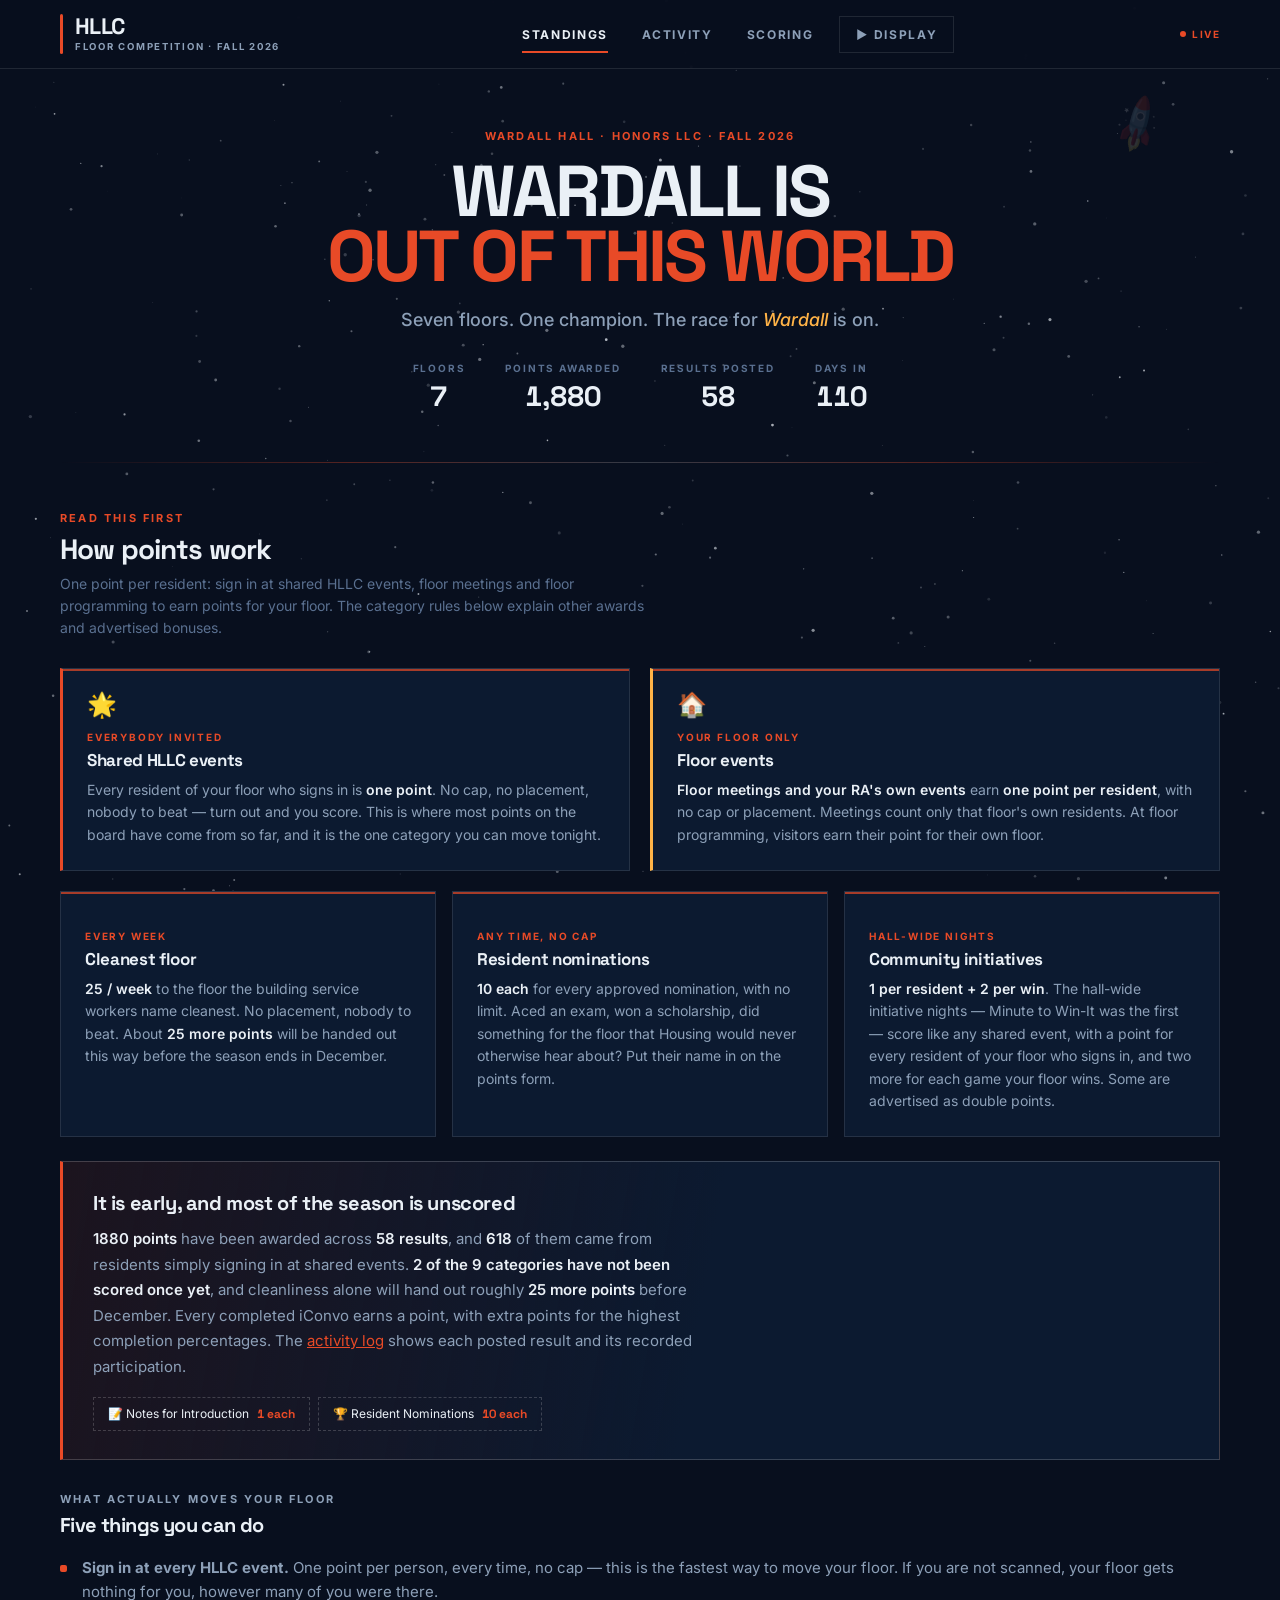
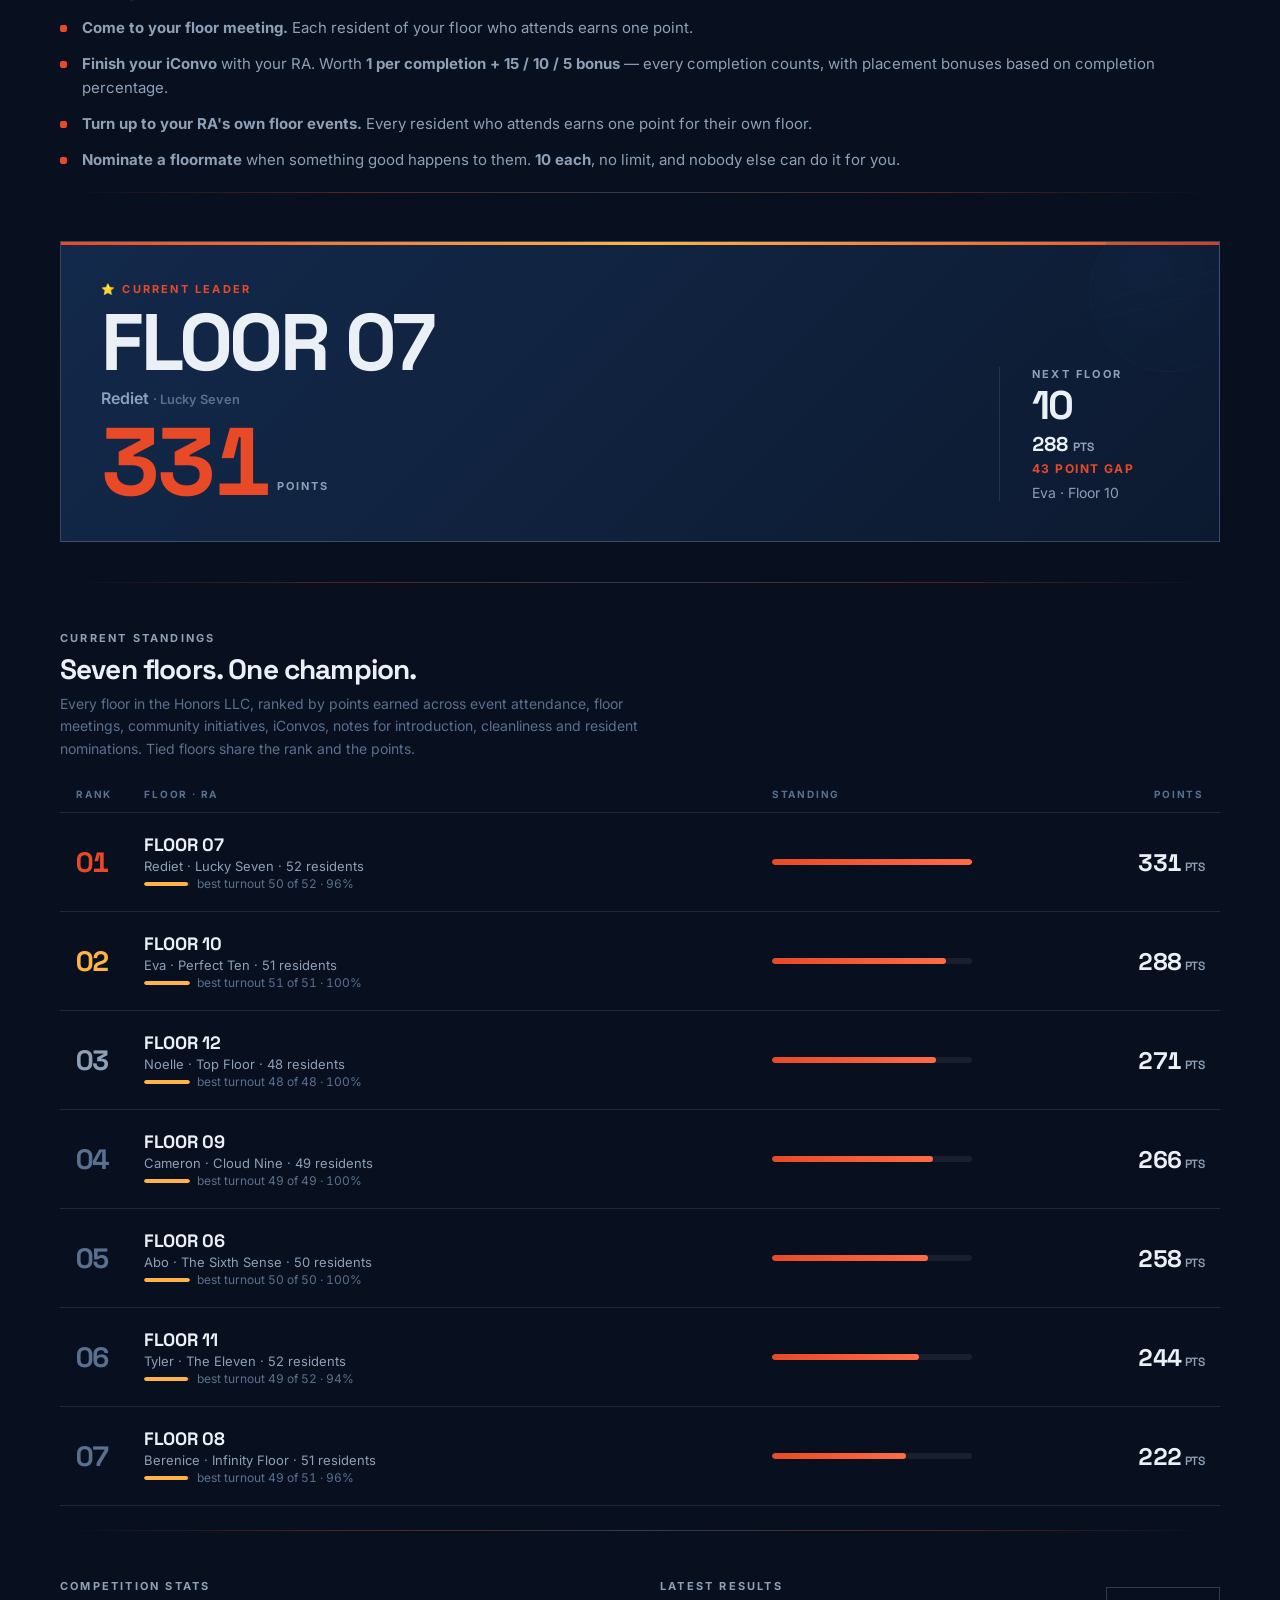
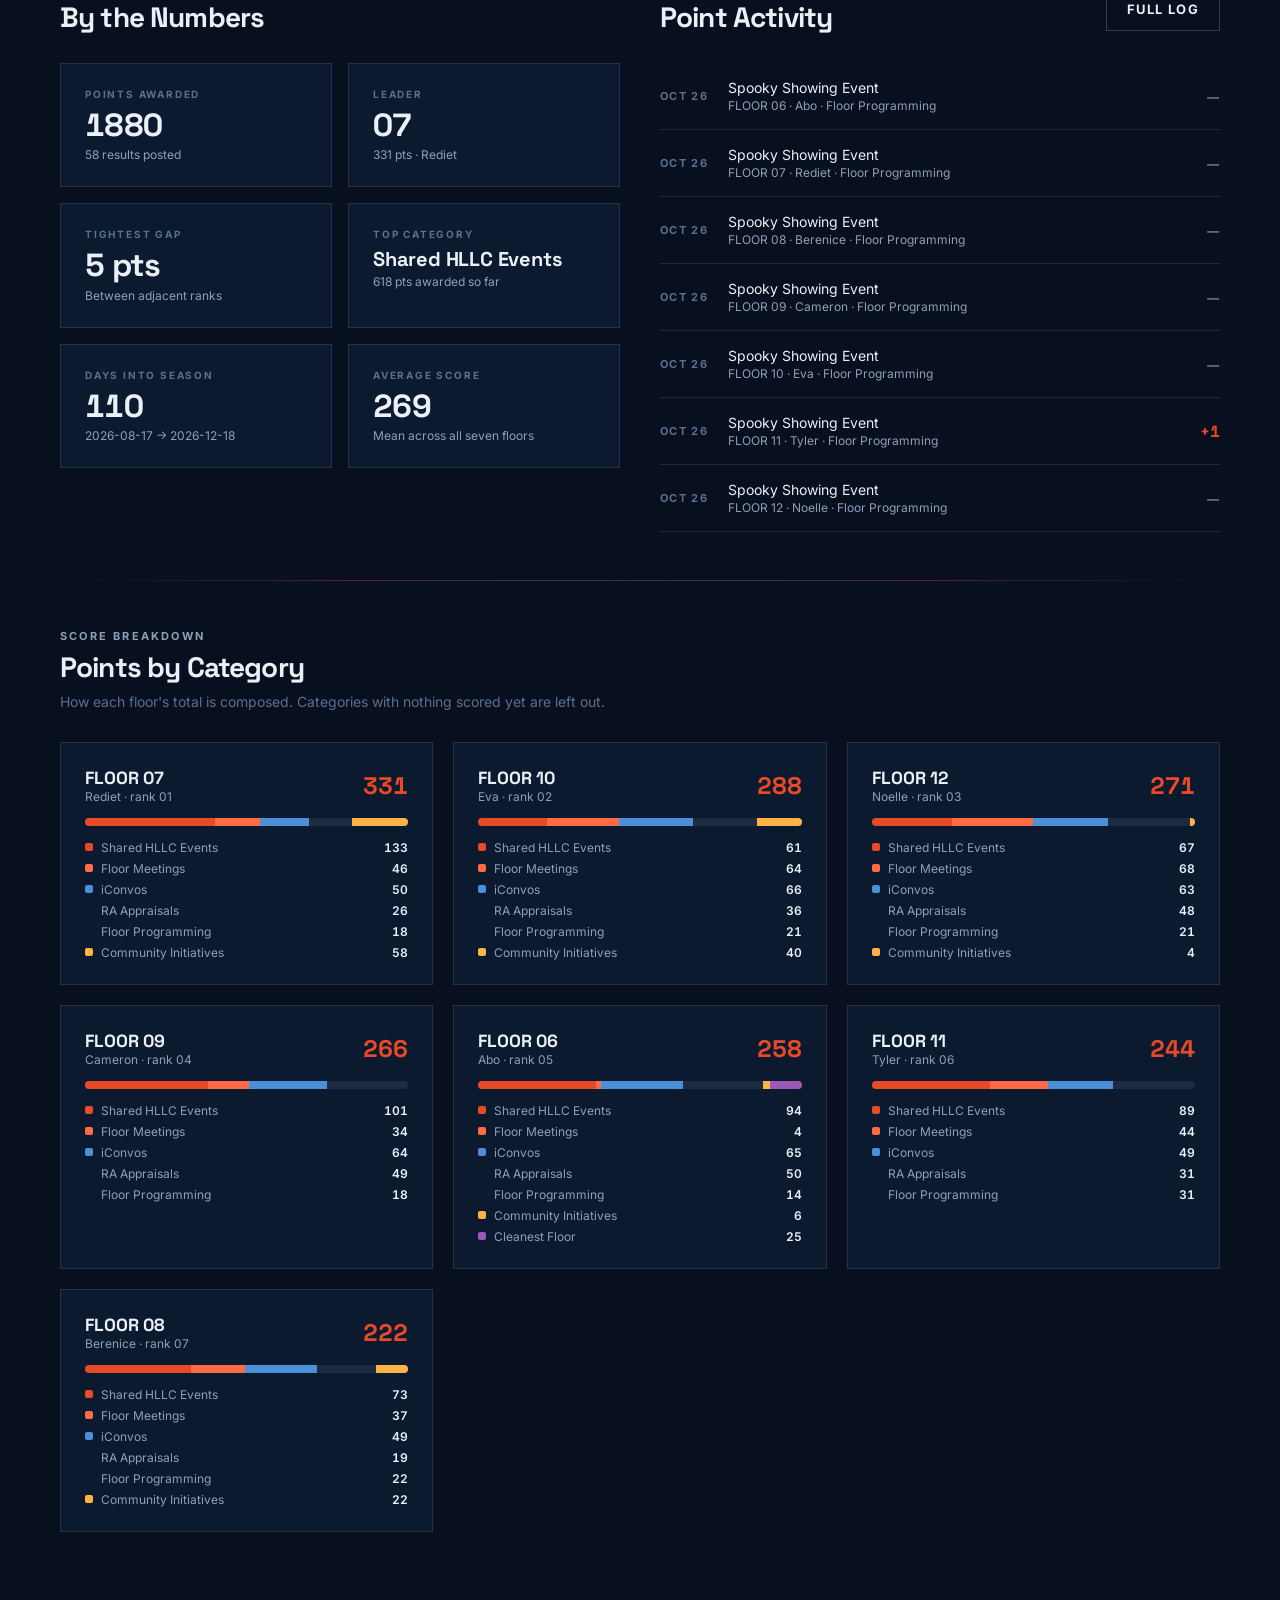
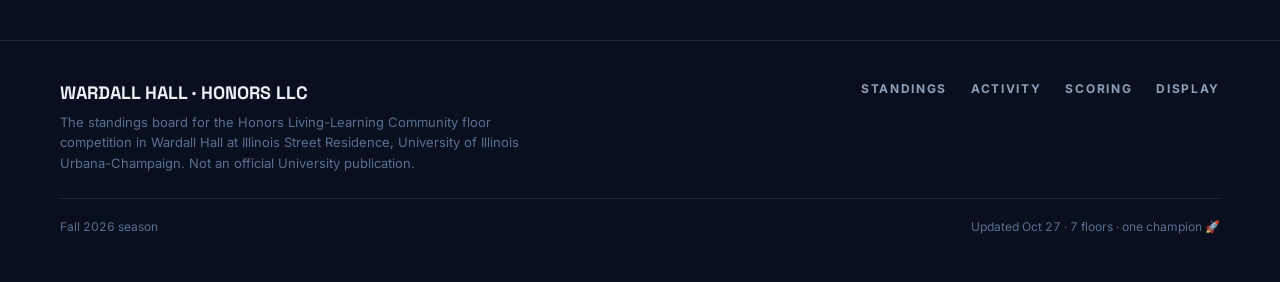
<file: index.html>
<!DOCTYPE html>
<html lang="en">
<head>
  <meta charset="UTF-8">
  <meta name="viewport" content="width=device-width, initial-scale=1.0">
  <title>HLLC Floor Competition — Wardall is Out of This World</title>
  <meta name="description" content="Live standings for the Honors Living-Learning Community floor competition in Wardall Hall, ISR — University of Illinois Urbana-Champaign.">
  <link rel="icon" href="favicon.ico" sizes="any">
  <link rel="icon" href="favicon.svg" type="image/svg+xml">
  <link rel="apple-touch-icon" href="apple-touch-icon.png">
  <link rel="manifest" href="site.webmanifest">
  <meta name="theme-color" content="#13294B">
  <link rel="stylesheet" href="styles.css">
</head>
<body>

<div class="page-wrap">

  <!-- ---------- Hero ---------- -->
  <section style="padding:60px 0 48px;text-align:center;position:relative;">
    <div class="float" aria-hidden="true"
         style="position:absolute;right:5%;top:30px;font-size:2.5rem;opacity:0.15;transform:rotate(-30deg);pointer-events:none;">&#128640;</div>
    <p class="eyebrow eyebrow-accent" id="hero-eyebrow"></p>
    <h1 style="font-family:var(--font-display);font-size:clamp(2.5rem,7vw,4.5rem);font-weight:700;letter-spacing:-0.04em;line-height:0.9;margin-top:16px;">
      WARDALL IS<br><span style="color:var(--orange);">OUT OF THIS WORLD</span>
    </h1>
    <p style="margin-top:20px;font-size:1.125rem;color:var(--text-muted);font-weight:500;">
      Seven floors. One champion. The race for <em style="color:var(--gold);font-style:italic;">Wardall</em> is on.
    </p>
    <dl style="margin-top:32px;display:flex;justify-content:center;gap:40px;flex-wrap:wrap;" id="hero-stats"></dl>
  </section>

  <hr class="section-divider">

  <!-- ---------- How points work (read before the board) ---------- -->
  <section style="padding:48px 0 8px;">
    <div class="section-header">
      <p class="eyebrow eyebrow-accent">Read this first</p>
      <h2 class="section-title">How points work</h2>
      <p class="section-desc">One point per resident: sign in at shared HLLC events,
        floor meetings and floor programming to earn points for your floor.
        The category rules below explain other awards and advertised bonuses.</p>
    </div>

    <div class="split" style="gap:20px;">
      <div class="how-card" style="border-left:3px solid var(--orange);">
        <p class="how-icon" aria-hidden="true">&#127775;</p>
        <p class="how-kicker">Everybody invited</p>
        <p class="how-title">Shared HLLC events</p>
        <p class="how-body">
          Every resident of your floor who signs in is <strong>one point</strong>. No cap, no
          placement, nobody to beat &mdash; turn out and you score. This is where most points on the
          board have come from so far, and it is the one category you can move tonight.
        </p>
      </div>
      <div class="how-card" style="border-left:3px solid var(--gold);">
        <p class="how-icon" aria-hidden="true">&#127968;</p>
        <p class="how-kicker">Your floor only</p>
        <p class="how-title">Floor events</p>
        <p class="how-body">
          <strong>Floor meetings and your RA's own events</strong> earn
          <strong>one point per resident</strong>, with no cap or placement.
          Meetings count only that floor's own residents. At floor programming,
          visitors earn their point for their own floor.
        </p>
      </div>
    </div>

    <div class="how-grid" style="margin-top:20px;">
      <div class="how-card">
        <p class="how-kicker">Every week</p>
        <p class="how-title">Cleanest floor</p>
        <p class="how-body" id="how-clean"></p>
      </div>
      <div class="how-card">
        <p class="how-kicker">Any time, no cap</p>
        <p class="how-title">Resident nominations</p>
        <p class="how-body" id="how-noms"></p>
      </div>
      <div class="how-card">
        <p class="how-kicker">Hall-wide nights</p>
        <p class="how-title">Community initiatives</p>
        <p class="how-body" id="how-community"></p>
      </div>
    </div>

    <div class="notice" style="margin-top:24px;">
      <p class="notice-title" id="notice-title"></p>
      <p class="notice-body" id="notice-body"></p>
      <div class="open-cats" id="open-cats"></div>
    </div>

    <div style="margin-top:32px;">
      <div class="section-header" style="margin-bottom:18px;">
        <p class="eyebrow">What actually moves your floor</p>
        <h3 class="section-title" style="font-size:1.25rem;">Five things you can do</h3>
      </div>
      <ul class="plain-list" id="how-to-earn"></ul>
    </div>
  </section>

  <hr class="section-divider">

  <!-- ---------- Leader ---------- -->
  <section style="padding:48px 0 40px;">
    <div class="leader-card">
      <div class="leader-planet" aria-hidden="true"></div>
      <div class="leader-card-grid" id="leader-card"></div>
    </div>
  </section>

  <hr class="section-divider">

  <!-- ---------- Standings ---------- -->
  <section style="padding:48px 0 24px;">
    <div class="section-header">
      <p class="eyebrow">Current Standings</p>
      <h2 class="section-title">Seven floors. One champion.</h2>
      <p class="section-desc">Every floor in the Honors LLC, ranked by points earned across event
        attendance, floor meetings, community initiatives, iConvos, notes for introduction,
        cleanliness and resident nominations. Tied floors share the rank and the points.</p>
    </div>
    <table class="standings-table">
      <thead>
        <tr>
          <th scope="col">Rank</th>
          <th scope="col">Floor &middot; RA</th>
          <th scope="col" class="col-meter">Standing</th>
          <th scope="col">Points</th>
        </tr>
      </thead>
      <tbody id="standings-body"></tbody>
    </table>
  </section>

  <hr class="section-divider">

  <!-- ---------- Stats + Activity ---------- -->
  <section style="padding:48px 0;">
    <div class="split">
      <div>
        <div class="section-header">
          <p class="eyebrow">Competition Stats</p>
          <h2 class="section-title">By the Numbers</h2>
        </div>
        <div class="stat-grid" id="stat-grid"></div>
      </div>
      <div>
        <div class="section-header" style="display:flex;justify-content:space-between;align-items:flex-start;gap:16px;">
          <div>
            <p class="eyebrow">Latest Results</p>
            <h2 class="section-title">Point Activity</h2>
          </div>
          <a href="activity.html" class="btn" style="margin-top:8px;white-space:nowrap;">Full Log</a>
        </div>
        <ul class="activity-list" id="activity-preview"></ul>
      </div>
    </div>
  </section>

  <hr class="section-divider">

  <!-- ---------- Breakdown ---------- -->
  <section style="padding:48px 0;">
    <div class="section-header">
      <p class="eyebrow">Score Breakdown</p>
      <h2 class="section-title">Points by Category</h2>
      <p class="section-desc">How each floor's total is composed. Categories with nothing scored yet are left out.</p>
    </div>
    <div id="breakdown-grid" style="display:grid;grid-template-columns:repeat(auto-fit,minmax(300px,1fr));gap:20px;"></div>
  </section>

</div>

<script src="data.js"></script>
<script src="nav.js"></script>
<script>
(function () {
  const standings = buildStandings();
  const pad = (n) => String(n).padStart(2, "0");
  const el = (id) => document.getElementById(id);

  /* ---- Hero ---- */
  el("hero-eyebrow").textContent =
    "Wardall Hall · Honors LLC · " + SEASON.term;

  el("hero-stats").innerHTML = [
    { label: "Floors", value: FLOORS.length },
    { label: "Points Awarded", value: totalPointsAwarded().toLocaleString() },
    { label: "Results Posted", value: totalEvents() },
    { label: "Days In", value: daysIntoSeason() },
  ].map((s) => `
    <div>
      <dt style="font-size:0.625rem;font-weight:700;letter-spacing:0.18em;text-transform:uppercase;color:var(--text-dim);">${s.label}</dt>
      <dd class="tabular" style="margin-top:4px;font-family:var(--font-display);font-size:1.75rem;font-weight:700;">${s.value}</dd>
    </div>
  `).join("");

  /* ---- Leader card ---- */
  const leader = standings[0];
  const chaser = standings.find((s) => s.score < leader.score);
  const coLeaders = standings.filter((s) => s.rank === 1);

  el("leader-card").innerHTML = `
    <div>
      <p class="eyebrow eyebrow-accent">&#11088; ${coLeaders.length > 1 ? "Joint Leaders" : "Current Leader"}</p>
      <p class="leader-floor">${coLeaders.map((s) => floorLabel(s.number)).join(" & ")}</p>
      <p class="leader-ra">${coLeaders.map((s) => s.ra).join(" & ")}
        <span style="font-size:0.8rem;color:var(--text-dim);">&middot; ${coLeaders.map((s) => s.nickname).join(" & ")}</span></p>
      <div class="leader-score-wrap">
        <span class="leader-score">${leader.score}</span>
        <span class="leader-pts-label">Points</span>
      </div>
    </div>
    ${chaser ? `
    <div class="chaser">
      <p class="eyebrow">Next Floor</p>
      <p class="chaser-floor">${pad(chaser.number)}</p>
      <p class="chaser-score tabular">${chaser.score} <span style="font-size:0.75rem;color:var(--text-muted);">PTS</span></p>
      <p class="chaser-gap">${leader.score - chaser.score} point gap</p>
      <p style="margin-top:8px;font-size:0.875rem;color:var(--text-muted);">${chaser.ra} &middot; Floor ${chaser.number}</p>
    </div>` : ""}
  `;

  /* ---- Standings table ---- */
  el("standings-body").innerHTML = standings.map((s) => `
    <tr>
      <td class="rank rank-${s.rank}">${pad(s.rank)}</td>
      <td>
        <div class="floor-info">
          <span class="floor-name">${floorLabel(s.number)}${s.isTied ? '<span class="tie-badge">Tied</span>' : ""}</span>
          <span class="floor-ra">${s.ra} &middot; ${s.nickname} &middot; ${s.residents} residents</span>
          ${(() => {
            const p = participationFor(s.number);
            if (!p) return "";
            return `<span class="part-line" title="Best recorded turnout for this floor">
              <span class="bar"><span style="width:${p.bestPct.toFixed(1)}%"></span></span>
              best turnout ${p.best} of ${p.of} &middot; ${p.bestPct.toFixed(0)}%
            </span>`;
          })()}
        </div>
      </td>
      <td class="col-meter">
        <div class="meter-bar"><div class="meter-fill" style="width:${(s.meter * 100).toFixed(1)}%"></div></div>
      </td>
      <td class="score-cell tabular">${s.score}<span class="unit">PTS</span></td>
    </tr>
  `).join("");

  /* ---- Stats ---- */
  const catTotals = CATEGORIES.map((c) => ({
    name: c.name,
    total: AWARDS.filter((a) => a.cat === c.id).reduce((t, a) => t + a.pts, 0),
  })).sort((a, b) => b.total - a.total);

  let tightest = Infinity;
  for (let i = 0; i < standings.length - 1; i++) {
    const g = standings[i].score - standings[i + 1].score;
    if (g > 0 && g < tightest) tightest = g;
  }

  el("stat-grid").innerHTML = [
    { label: "Points Awarded", value: totalPointsAwarded(), detail: totalEvents() + " results posted" },
    { label: coLeaders.length > 1 ? "Joint Leaders" : "Leader",
      value: coLeaders.map((s) => pad(s.number)).join(" / "),
      detail: leader.score + " pts &middot; " + coLeaders.map((s) => s.ra).join(", ") },
    { label: "Tightest Gap", value: (tightest === Infinity ? "—" : tightest + " pts"), detail: "Between adjacent ranks" },
    { label: "Top Category", value: catTotals[0].name, detail: catTotals[0].total + " pts awarded so far" },
    { label: "Days Into Season", value: daysIntoSeason(), detail: SEASON.starts + " → " + SEASON.ends },
    { label: "Average Score", value: Math.round(totalPointsAwarded() / FLOORS.length), detail: "Mean across all seven floors" },
  ].map((s) => `
    <div class="stat-card">
      <dt>${s.label}</dt>
      <dd${String(s.value).length > 6 ? ' class="is-text"' : ""}>${s.value}</dd>
      <p class="stat-detail">${s.detail}</p>
    </div>
  `).join("");

  /* ---- Activity preview ---- */
  const recent = AWARDS.slice(0, 7);
  el("activity-preview").innerHTML = recent.length ? recent.map((a) => {
    const f = getFloor(a.floor);
    return `
      <li class="activity-item">
        <span class="activity-date">${formatDate(a.date)}</span>
        <div>
          <p class="activity-desc">${a.note}</p>
          <p class="activity-floor">${floorLabel(a.floor)} &middot; ${f ? f.ra : ""} &middot; ${categoryById(a.cat).name}</p>
        </div>
        <span class="activity-pts tabular">${a.pts > 0 ? "+" + a.pts : '<span class="no-pts">—</span>'}</span>
      </li>
    `;
  }).join("") : '<li class="empty">No points posted yet.</li>';

  /* ---- The explainer ---------------------------------------------- */
  el("how-clean").innerHTML =
    `<strong>${categoryById("clean").award}</strong> to the floor the building service workers name ` +
    `cleanest. No placement, nobody to beat. About <strong>${cleanlinessStillToCome()} more points</strong> ` +
    `will be handed out this way before the season ends in December.`;

  el("how-noms").innerHTML =
    `<strong>${categoryById("nominations").award}</strong> for every approved nomination, with no ` +
    "limit. Aced an exam, won a scholarship, did something for the floor that Housing would never " +
    "otherwise hear about? Put their name in on the points form.";

  el("how-community").innerHTML =
    `<strong>${categoryById("community").award}</strong>. The hall-wide initiative nights &mdash; ` +
    "Minute to Win-It was the first &mdash; score like any shared event, with a point for every " +
    "resident of your floor who signs in, and two more for each game your floor wins. Some are " +
    "advertised as double points.";

  /* The point that matters most to a floor sitting low on the board. */
  const open = uncontestedCategories();
  const perPerson = AWARDS.filter((a) => a.cat === "attendance").reduce((t, a) => t + a.pts, 0);
  el("notice-title").textContent = "It is early, and most of the season is unscored";
  el("notice-body").innerHTML =
    `<strong>${totalPointsAwarded()} points</strong> have been awarded across ` +
    `<strong>${totalEvents()} results</strong>, and <strong>${perPerson}</strong> of them came from ` +
    "residents simply signing in at shared events. " +
    (open.length
      ? `<strong>${open.length} of the ${CATEGORIES.length} categories have not been scored once yet</strong>, `
      : "") +
    `and cleanliness alone will hand out roughly <strong>${cleanlinessStillToCome()} more points</strong> ` +
    "before December. " +
    "Every completed iConvo earns a point, with extra points for the highest completion percentages. The " +
    '<a href="activity.html" style="color:var(--orange);text-decoration:underline;">activity log</a> ' +
    "shows each posted result and its recorded participation.";

  el("open-cats").innerHTML = open.length
    ? open.map((c) => `<span class="open-cat">${c.icon} ${c.name} <b>${c.award}</b></span>`).join("")
    : "";

  el("how-to-earn").innerHTML = [
    "<strong>Sign in at every HLLC event.</strong> One point per person, every time, no cap &mdash; this is the fastest way to move your floor. If you are not scanned, your floor gets nothing for you, however many of you were there.",
    "<strong>Come to your floor meeting.</strong> Each resident of your floor who attends earns one point.",
    `<strong>Finish your iConvo</strong> with your RA. Worth <strong>${categoryById("iconvos").award}</strong> &mdash; every completion counts, with placement bonuses based on completion percentage.`,
    "<strong>Turn up to your RA's own floor events.</strong> Every resident who attends earns one point for their own floor.",
    `<strong>Nominate a floormate</strong> when something good happens to them. <strong>${categoryById("nominations").award}</strong>, no limit, and nobody else can do it for you.`,
  ].map((t) => `<li>${t}</li>`).join("");

  /* ---- Breakdown per floor ---- */
  el("breakdown-grid").innerHTML = standings.map((s) => {
    const cats = s.categoryBreakdown.filter((c) => c.points > 0);
    const colors = { attendance: "#E84A27", meetings: "#FF6B47", community: "#FFB347",
                     iconvos: "#4A90D9", notes: "#50C878", clean: "#9B59B6", nominations: "#E67E22" };
    return `
      <div class="panel" style="padding:24px;">
        <div style="display:flex;justify-content:space-between;align-items:center;gap:12px;margin-bottom:14px;">
          <div>
            <p style="font-family:var(--font-display);font-weight:700;font-size:1.1rem;">${floorLabel(s.number)}</p>
            <p style="font-size:0.75rem;color:var(--text-muted);">${s.ra} &middot; rank ${pad(s.rank)}${s.isTied ? " (tied)" : ""}</p>
          </div>
          <span class="tabular" style="font-family:var(--font-display);font-weight:700;font-size:1.5rem;color:var(--orange);">${s.score}</span>
        </div>
        ${cats.length ? `
          <div class="breakdown-bar" style="margin-bottom:14px;">
            ${cats.map((c) => `<span style="width:${((c.points / s.score) * 100).toFixed(1)}%;background:${colors[c.id]};"></span>`).join("")}
          </div>
          <div style="display:grid;gap:6px;">
            ${cats.map((c) => `
              <div style="display:flex;align-items:center;gap:8px;font-size:0.75rem;">
                <span style="width:8px;height:8px;border-radius:2px;background:${colors[c.id]};flex-shrink:0;"></span>
                <span style="color:var(--text-muted);">${c.name}</span>
                <span class="tabular" style="margin-left:auto;font-weight:600;">${c.points}</span>
              </div>
            `).join("")}
          </div>
        ` : `<p style="font-size:0.8125rem;color:var(--text-dim);line-height:1.6;">${(() => {
              const p = participationFor(s.number);
              return p
                ? `Nothing on the board yet &mdash; this floor has not finished top three in a scored result. It turned out ${p.best} of ${p.of} residents at its best showing, and four categories have not been contested at all.`
                : "Nothing on the board yet. Four categories have not been contested at all.";
            })()}</p>`}
      </div>
    `;
  }).join("");
})();
</script>

</body>
</html>
</file>
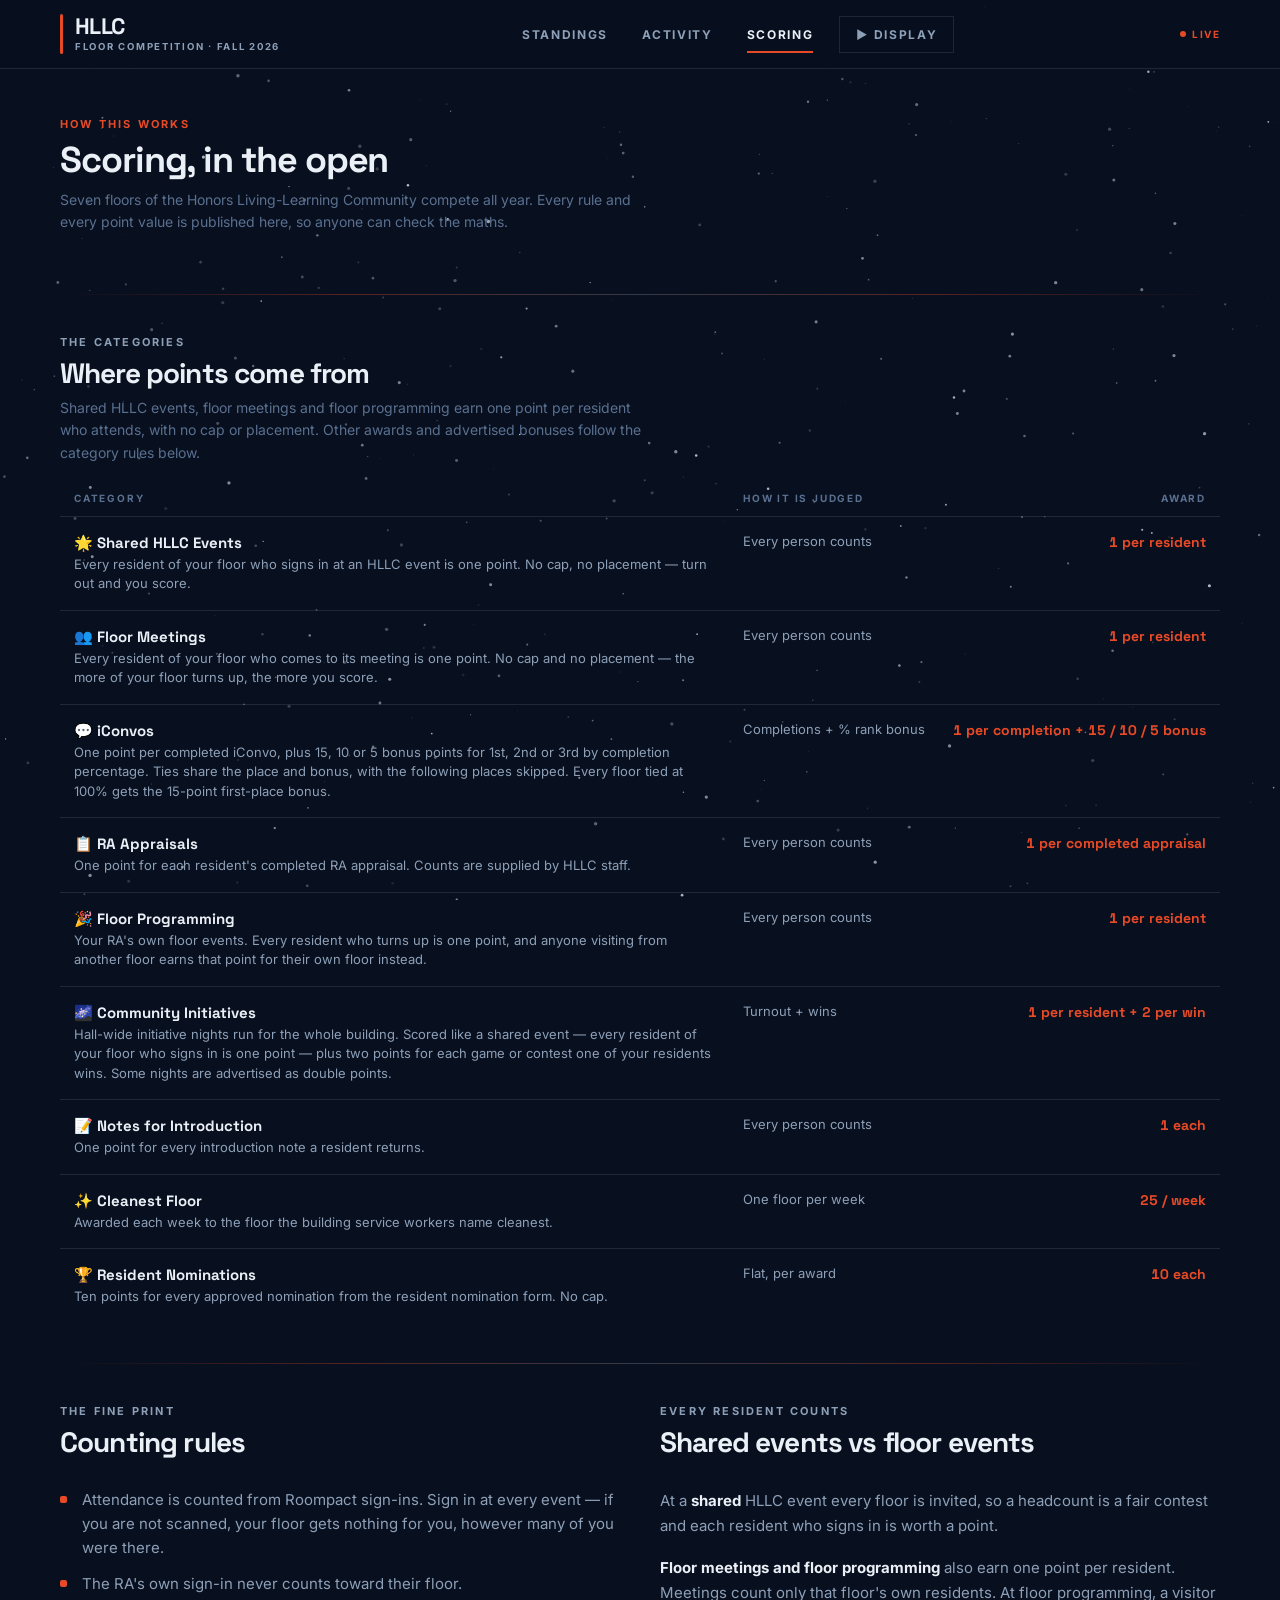
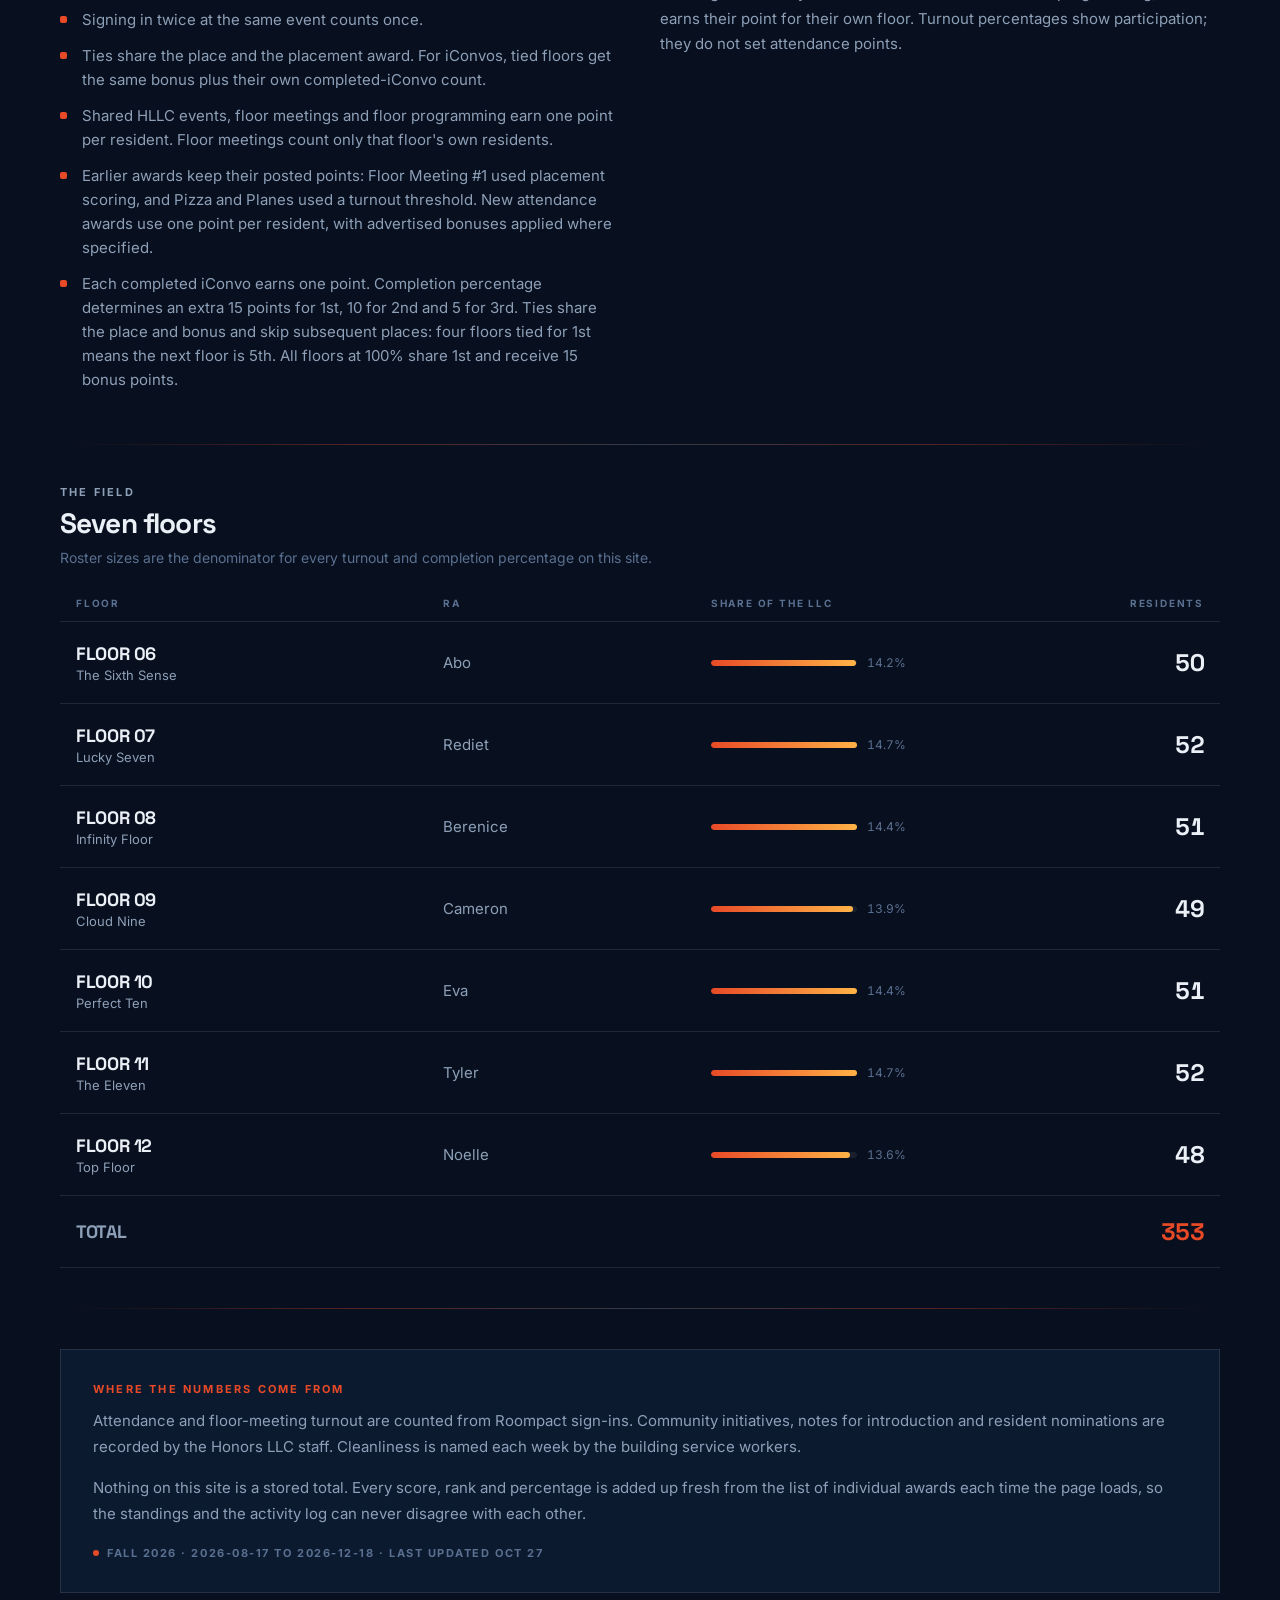
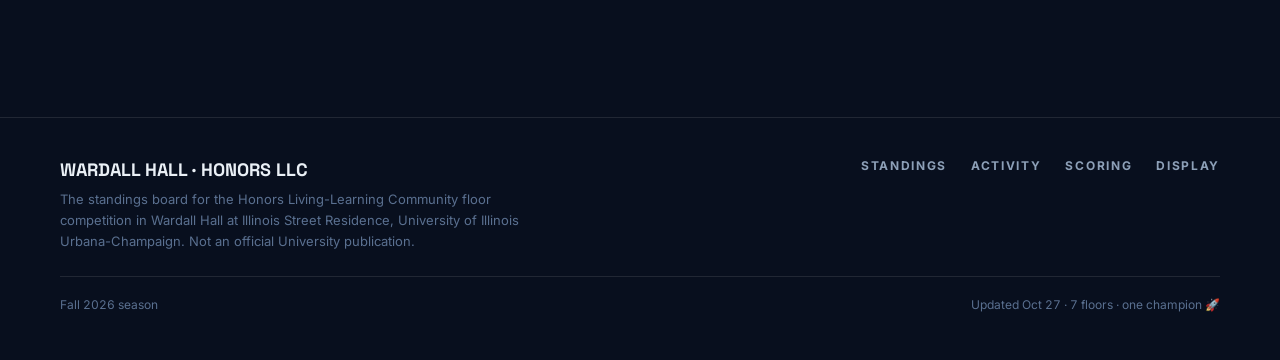
<file: about.html>
<!DOCTYPE html>
<html lang="en">
<head>
  <meta charset="UTF-8">
  <meta name="viewport" content="width=device-width, initial-scale=1.0">
  <title>Scoring — HLLC Floor Competition</title>
  <meta name="description" content="How the Honors LLC floor competition is scored: categories, point values, and the counting rules.">
  <link rel="icon" href="favicon.ico" sizes="any">
  <link rel="icon" href="favicon.svg" type="image/svg+xml">
  <link rel="apple-touch-icon" href="apple-touch-icon.png">
  <link rel="manifest" href="site.webmanifest">
  <meta name="theme-color" content="#13294B">
  <link rel="stylesheet" href="styles.css">
</head>
<body>

<div class="page-wrap">

  <section style="padding:48px 0 32px;">
    <div class="section-header">
      <p class="eyebrow eyebrow-accent">How This Works</p>
      <h1 class="section-title" style="font-size:2.25rem;">Scoring, in the open</h1>
      <p class="section-desc">Seven floors of the Honors Living-Learning Community compete all year.
        Every rule and every point value is published here, so anyone can check the maths.</p>
    </div>
  </section>

  <hr class="section-divider">

  <!-- ---------- Categories ---------- -->
  <section style="padding:40px 0;">
    <div class="section-header">
      <p class="eyebrow">The Categories</p>
      <h2 class="section-title">Where points come from</h2>
      <p class="section-desc">Shared HLLC events, floor meetings and floor programming
        earn one point per resident who attends, with no cap or placement.
        Other awards and advertised bonuses follow the category rules below.</p>
    </div>
    <table class="rules-table">
      <thead>
        <tr><th scope="col">Category</th><th scope="col" class="col-kind">How it is judged</th><th scope="col">Award</th></tr>
      </thead>
      <tbody id="rules-body"></tbody>
    </table>
  </section>

  <hr class="section-divider">

  <!-- ---------- Rules ---------- -->
  <section style="padding:40px 0;">
    <div class="split">
      <div>
        <div class="section-header">
          <p class="eyebrow">The Fine Print</p>
          <h2 class="section-title">Counting rules</h2>
        </div>
        <ul class="plain-list" id="rules-list"></ul>
      </div>
      <div>
        <div class="section-header">
          <p class="eyebrow">Every Resident Counts</p>
          <h2 class="section-title">Shared events vs floor events</h2>
        </div>
        <p style="font-size:0.9375rem;color:var(--text-muted);line-height:1.7;">
          At a <strong style="color:var(--text-primary);">shared</strong> HLLC event every floor is
          invited, so a headcount is a fair contest and each resident who signs in is worth a point.
        </p>
        <p style="margin-top:16px;font-size:0.9375rem;color:var(--text-muted);line-height:1.7;">
          <strong style="color:var(--text-primary);">Floor meetings and floor programming</strong>
          also earn one point per resident. Meetings count only that floor's own residents.
          At floor programming, a visitor earns their point for their own floor.
          Turnout percentages show participation; they do not set attendance points.
        </p>
      </div>
    </div>
  </section>

  <hr class="section-divider">

  <!-- ---------- Floors ---------- -->
  <section style="padding:40px 0;">
    <div class="section-header">
      <p class="eyebrow">The Field</p>
      <h2 class="section-title">Seven floors</h2>
      <p class="section-desc">Roster sizes are the denominator for every turnout and completion
        percentage on this site.</p>
    </div>
    <table class="standings-table">
      <thead>
        <tr>
          <th scope="col">Floor</th>
          <th scope="col">RA</th>
          <th scope="col" class="col-meter">Share of the LLC</th>
          <th scope="col">Residents</th>
        </tr>
      </thead>
      <tbody id="floors-body"></tbody>
    </table>
  </section>

  <hr class="section-divider">

  <!-- ---------- Colophon ---------- -->
  <section style="padding:40px 0 64px;">
    <div class="panel">
      <p class="eyebrow eyebrow-accent">Where the numbers come from</p>
      <p style="margin-top:12px;font-size:0.9375rem;color:var(--text-muted);line-height:1.7;">
        Attendance and floor-meeting turnout are counted from Roompact sign-ins. Community
        initiatives, notes for introduction and resident nominations are recorded by the Honors LLC
        staff. Cleanliness is named each week by the building service workers.
      </p>
      <p style="margin-top:16px;font-size:0.9375rem;color:var(--text-muted);line-height:1.7;">
        Nothing on this site is a stored total. Every score, rank and percentage is added up fresh
        from the list of individual awards each time the page loads, so the standings and the
        activity log can never disagree with each other.
      </p>
      <p class="stamp" style="margin-top:20px;"><span class="dot"></span> <span id="colophon-stamp"></span></p>
    </div>
  </section>

</div>

<script src="data.js"></script>
<script src="nav.js"></script>
<script>
(function () {
  const el = (id) => document.getElementById(id);

  const KIND = {
    "per-person": "Every person counts",
    percentage:   "% of your roster, top 3",
    completion:   "Completions + % rank bonus",
    threshold:    "Turnout thresholds",
    judged:       "Judged, top 3",
    initiative:   "Turnout + wins",
    weekly:       "One floor per week",
    flat:         "Flat, per award",
  };
  el("rules-body").innerHTML = CATEGORIES.map((c) => `
    <tr>
      <td>
        <p class="rule-name">${c.icon} ${c.name}</p>
        <p class="rule-desc">${c.desc}</p>
        <span class="kind-inline"><span class="kind-badge">${KIND[c.kind] || ""}</span></span>
      </td>
      <td class="col-kind" style="font-size:0.8125rem;color:var(--text-muted);white-space:nowrap;">${KIND[c.kind] || ""}</td>
      <td class="rule-award">${c.award}</td>
    </tr>
  `).join("");

  el("rules-list").innerHTML = NOTES_FOR_RESIDENTS.map((n) => `<li>${n}</li>`).join("");

  const totalResidents = FLOORS.reduce((t, f) => t + f.residents, 0);
  el("floors-body").innerHTML = FLOORS.map((f) => `
    <tr>
      <td>
        <div class="floor-info">
          <span class="floor-name">${floorLabel(f.number)}</span>
          <span class="floor-ra">${f.nickname}</span>
        </div>
      </td>
      <td style="font-size:0.9375rem;color:var(--text-muted);">${f.ra}</td>
      <td class="col-meter">
        <div class="turnout">
          <div class="turnout-track">
            <div class="turnout-fill" style="width:${((f.residents / totalResidents) * 100 * 7).toFixed(1)}%"></div>
          </div>
          <span style="font-size:0.75rem;color:var(--text-dim);min-width:44px;">${((f.residents / totalResidents) * 100).toFixed(1)}%</span>
        </div>
      </td>
      <td class="score-cell tabular">${f.residents}</td>
    </tr>
  `).join("") + `
    <tr>
      <td><span class="floor-name" style="color:var(--text-muted);">TOTAL</span></td>
      <td></td><td class="col-meter"></td>
      <td class="score-cell tabular" style="color:var(--orange);">${totalResidents}</td>
    </tr>
  `;

  el("colophon-stamp").textContent =
    SEASON.term + " · " + SEASON.starts + " to " + SEASON.ends +
    " · last updated " + formatDate(SEASON.updated);
})();
</script>

</body>
</html>
</file>
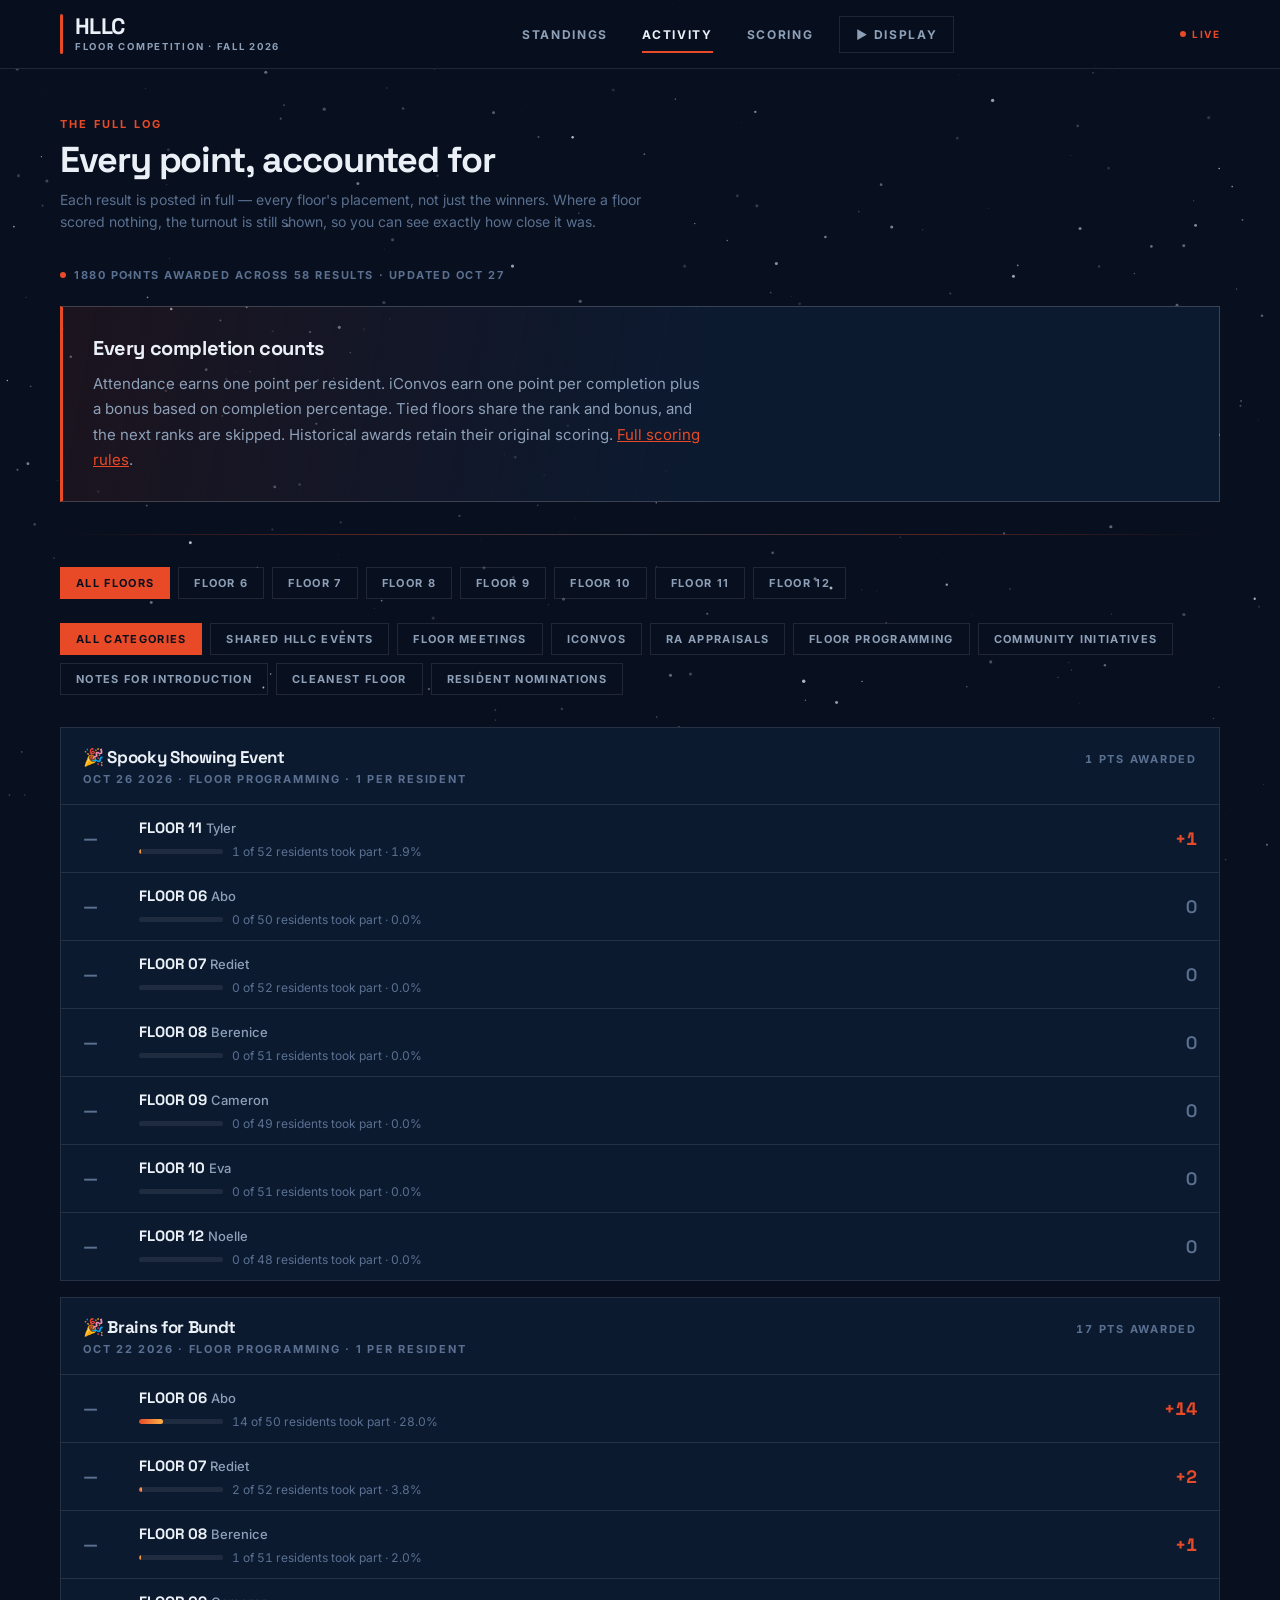
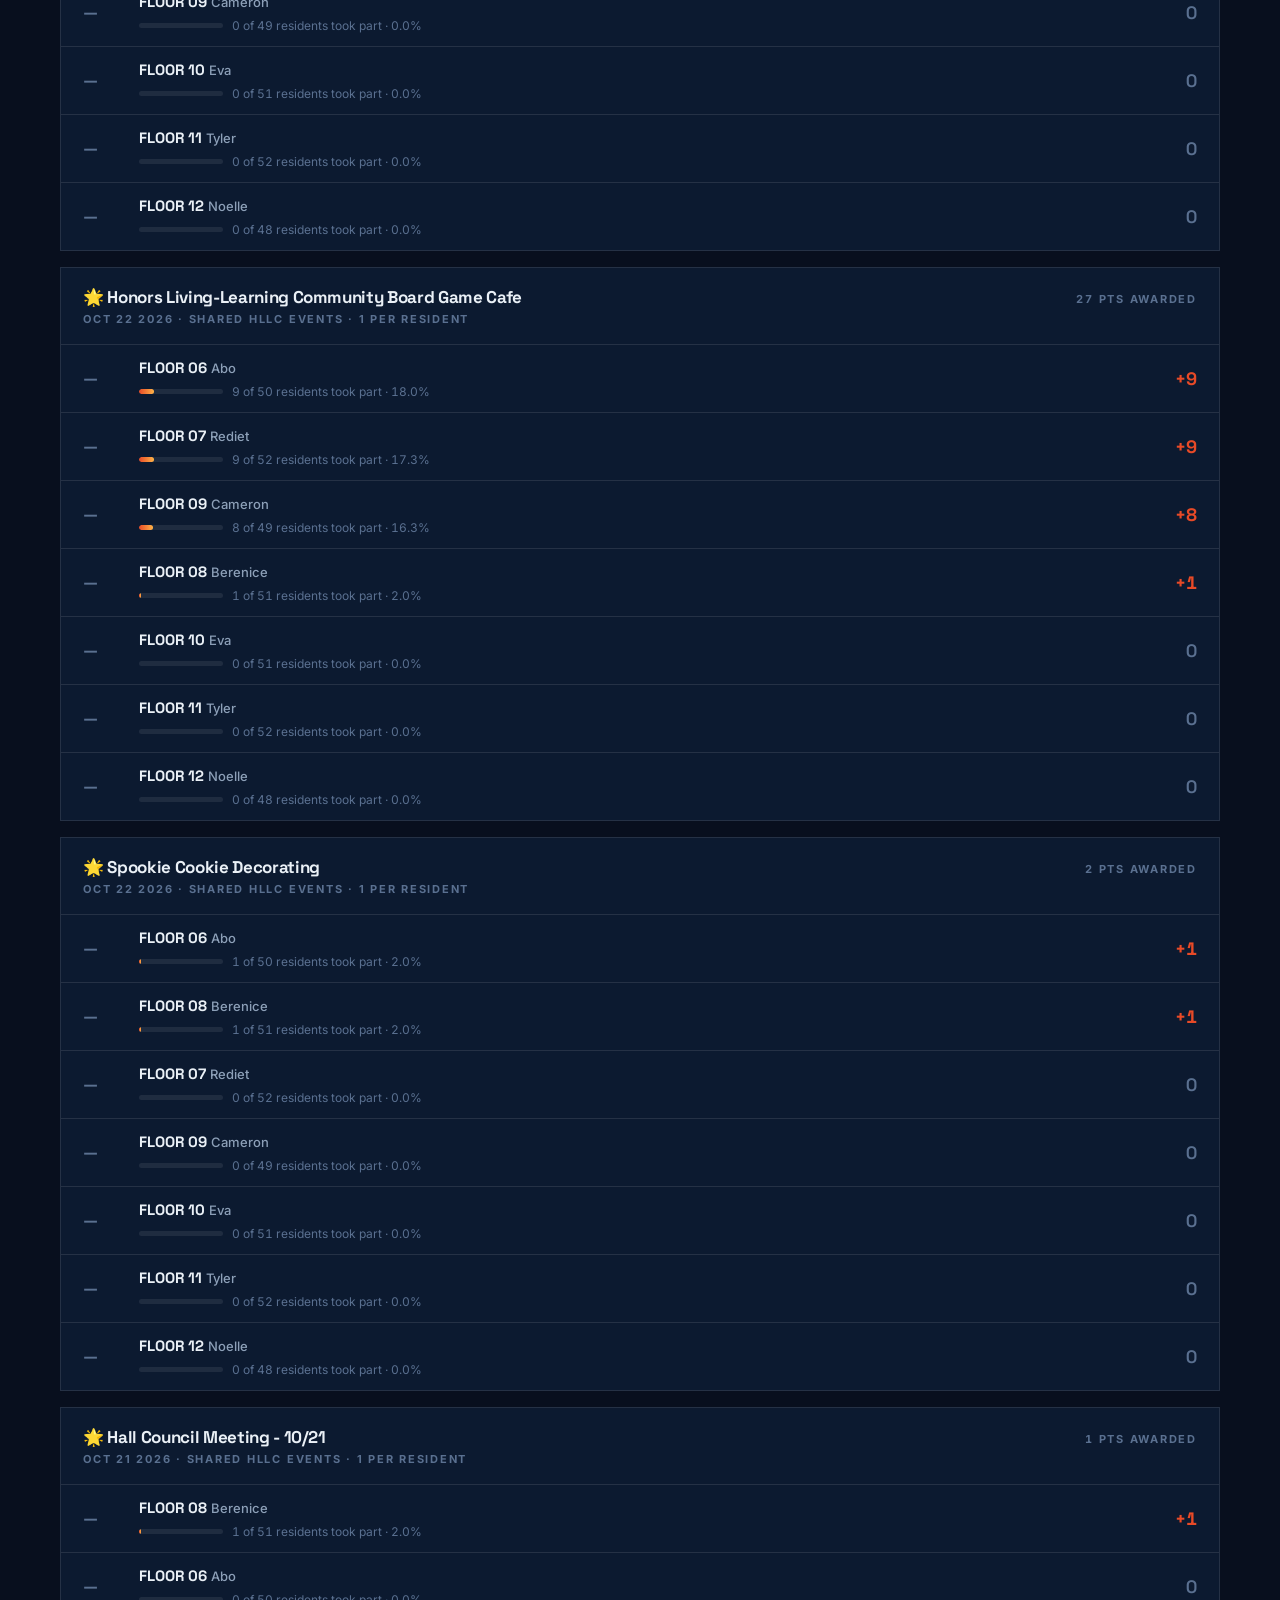
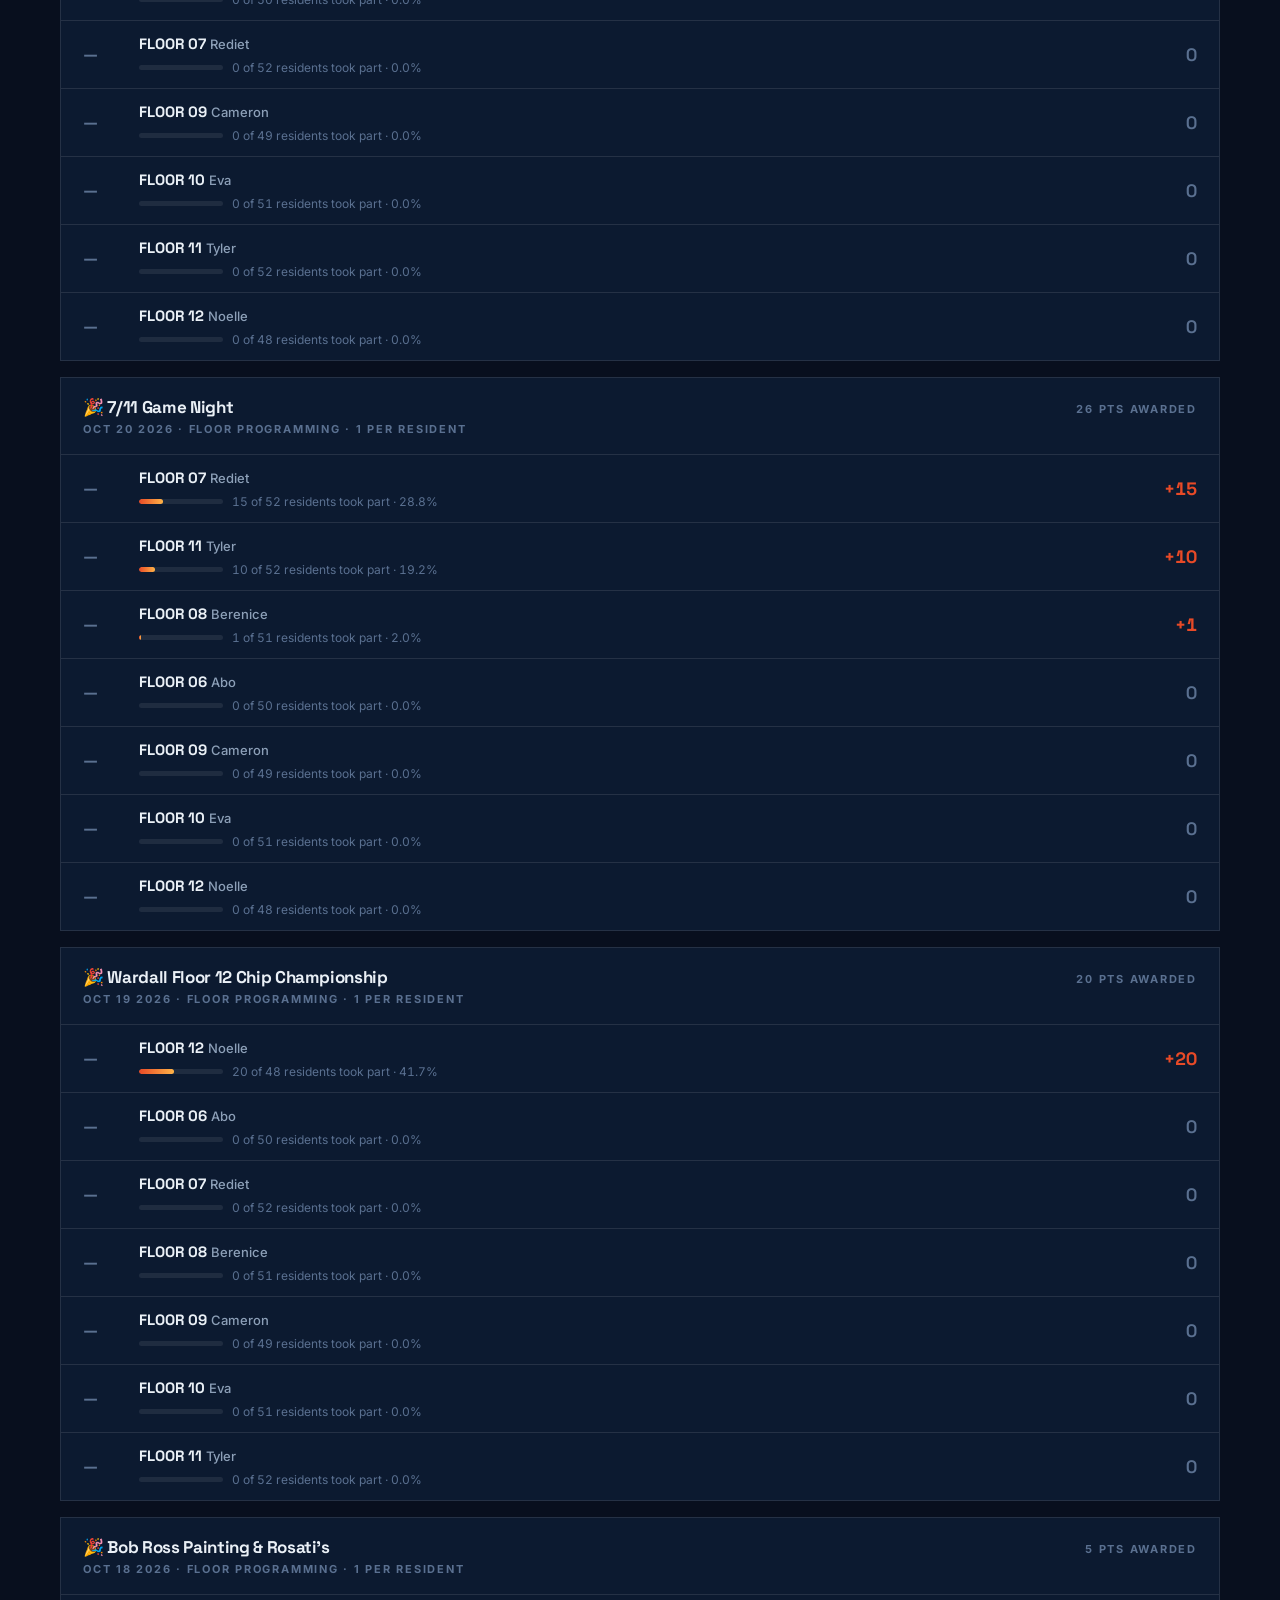
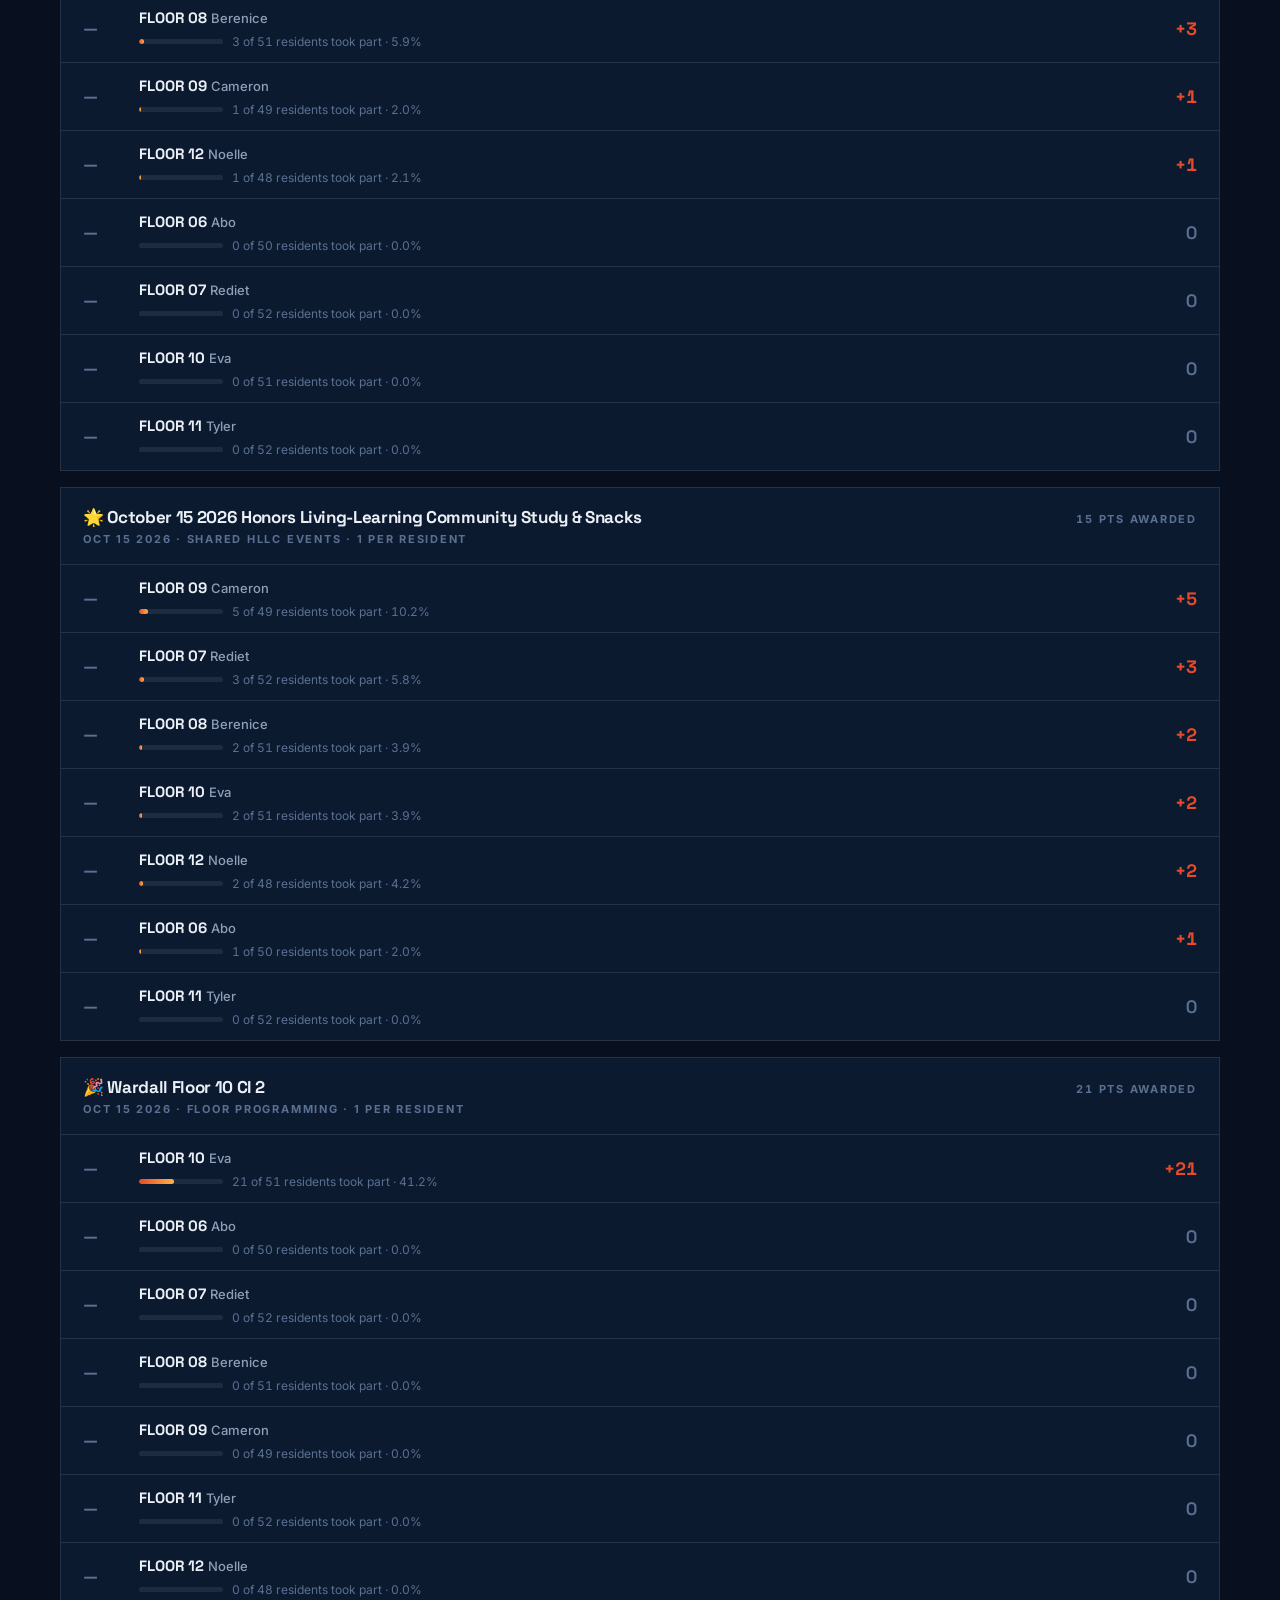
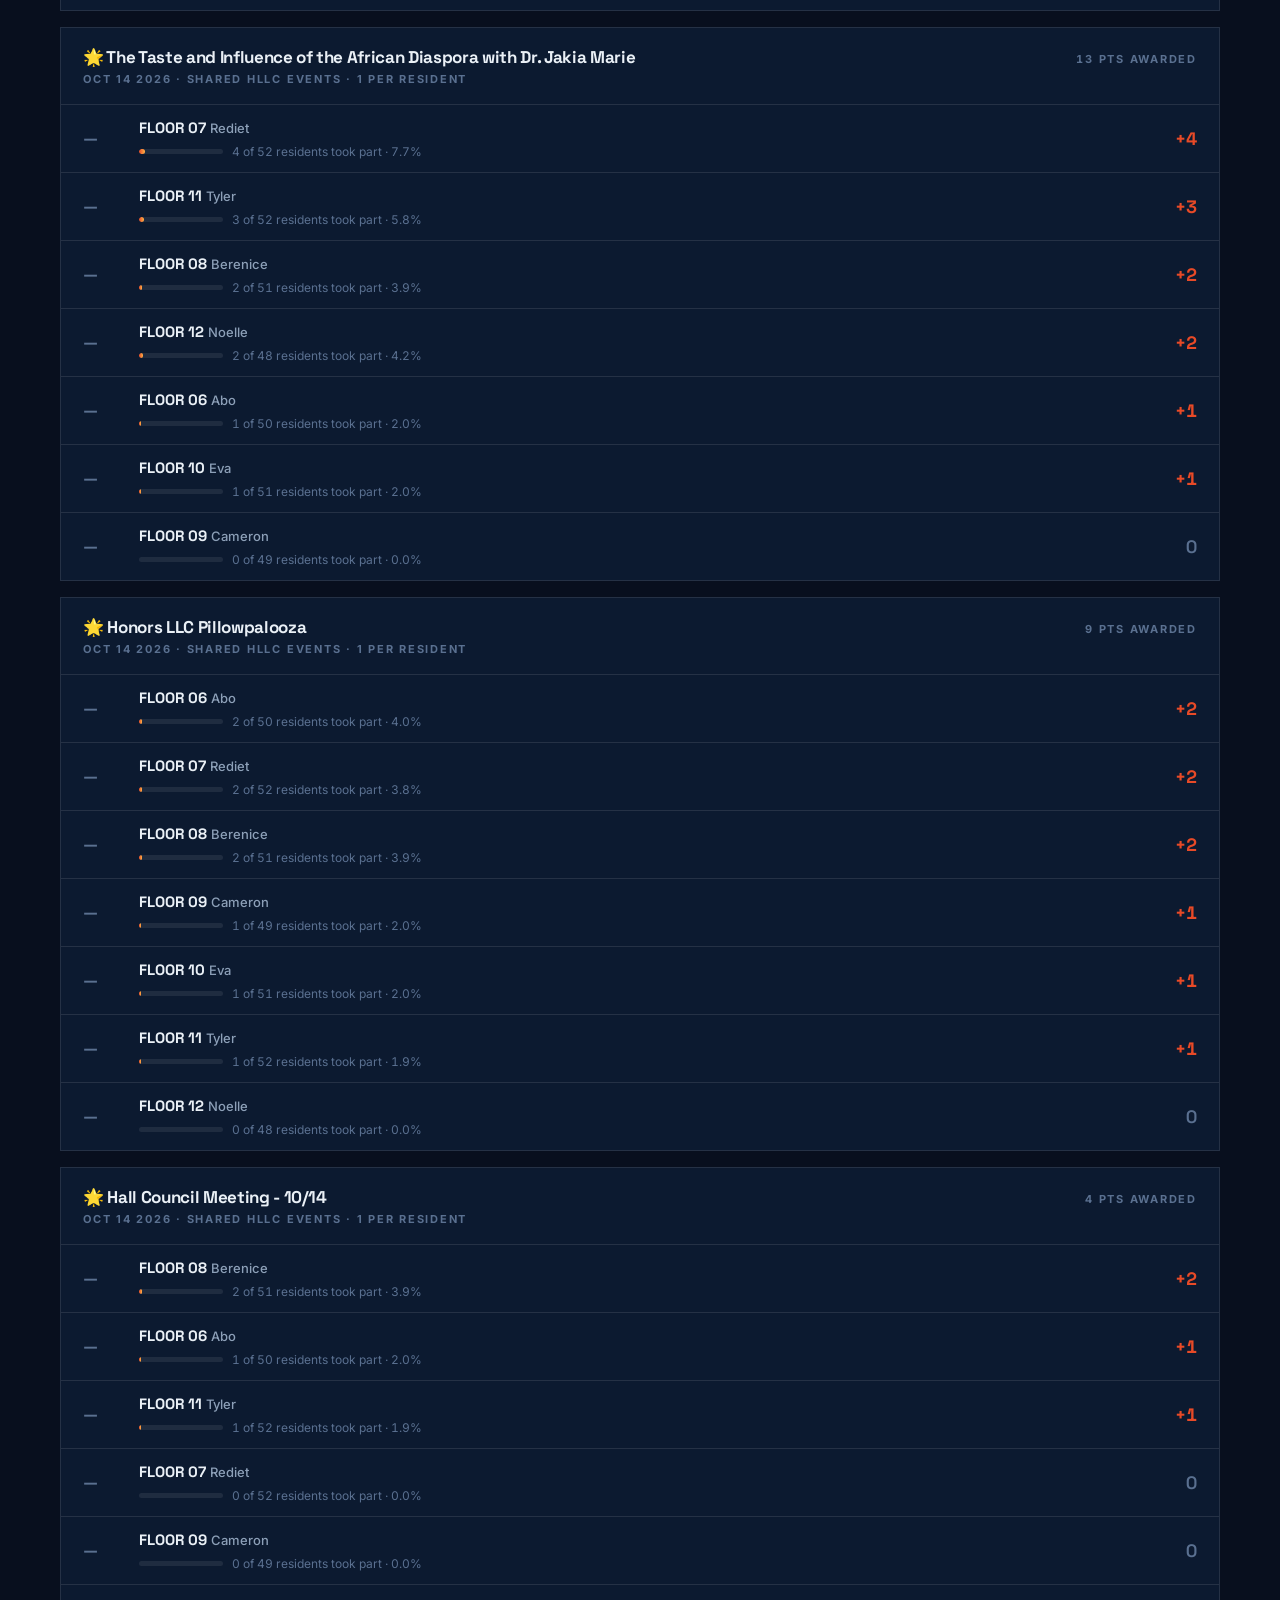
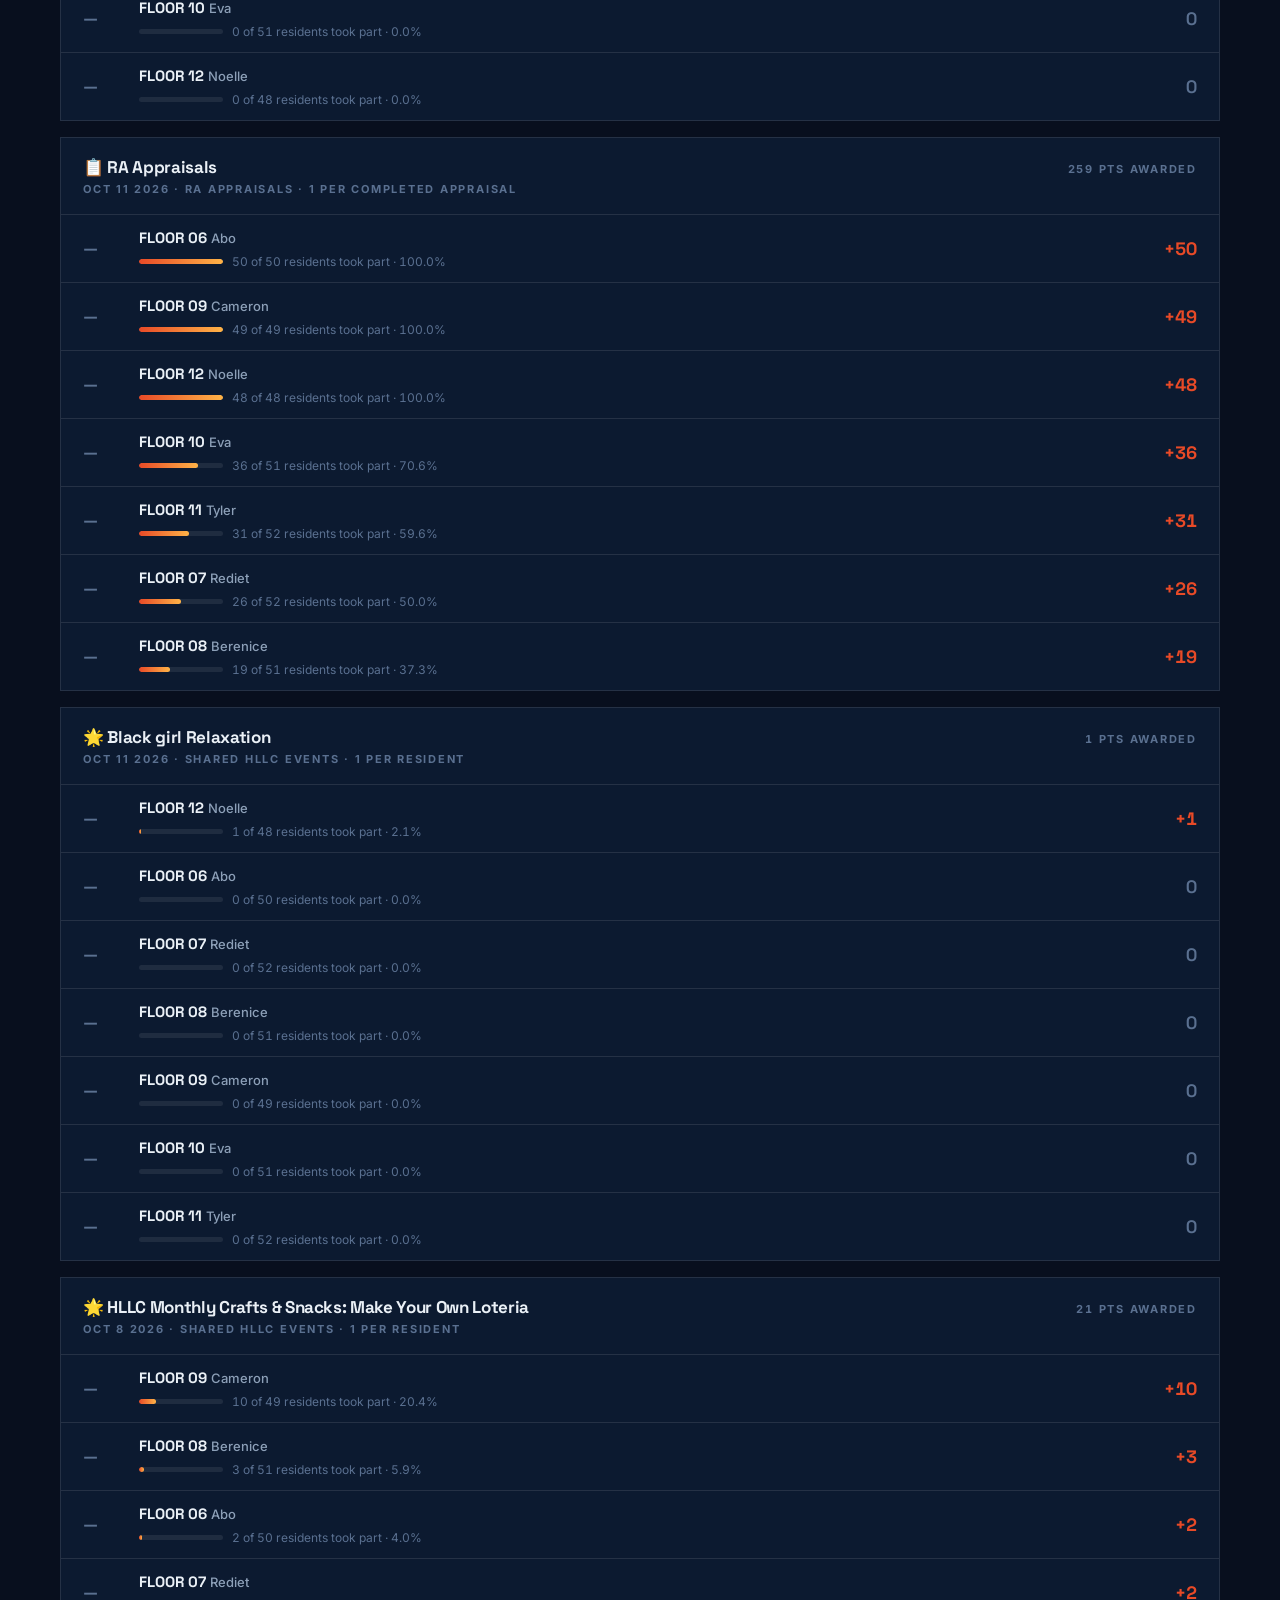
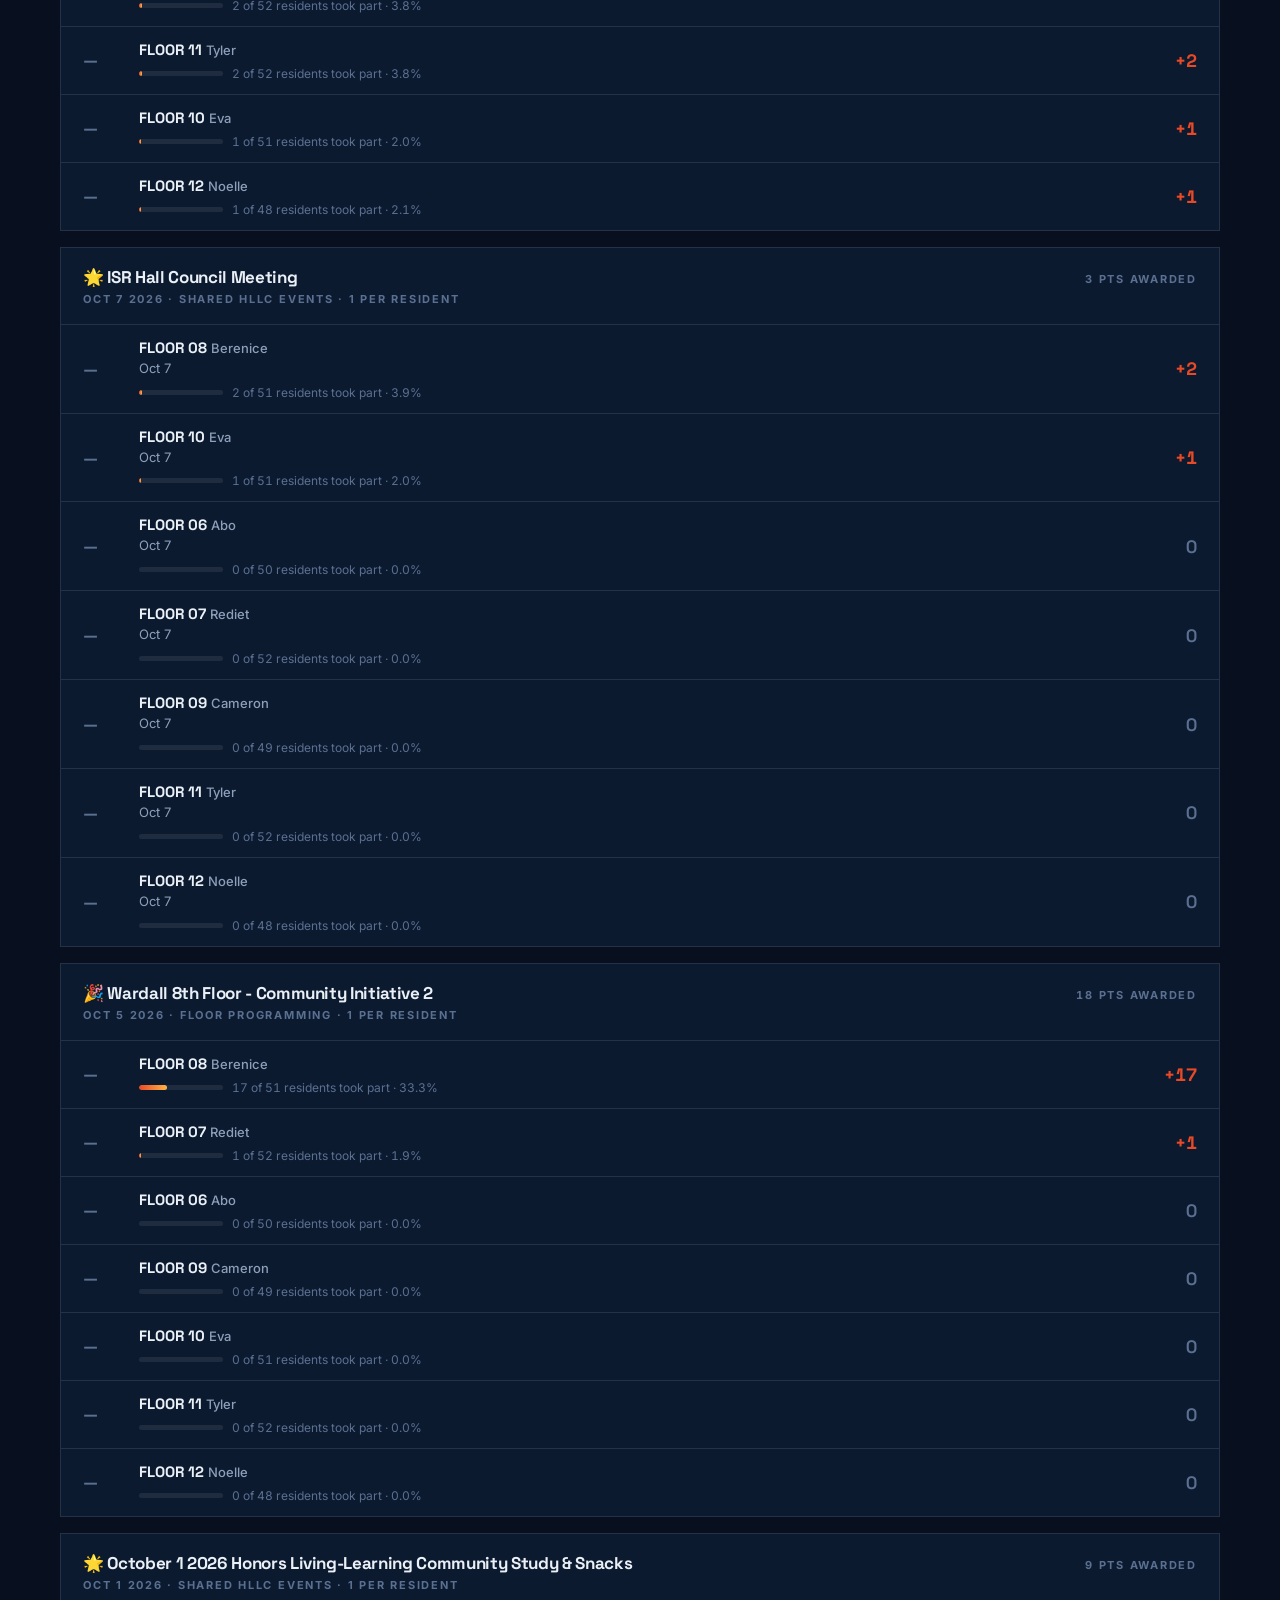
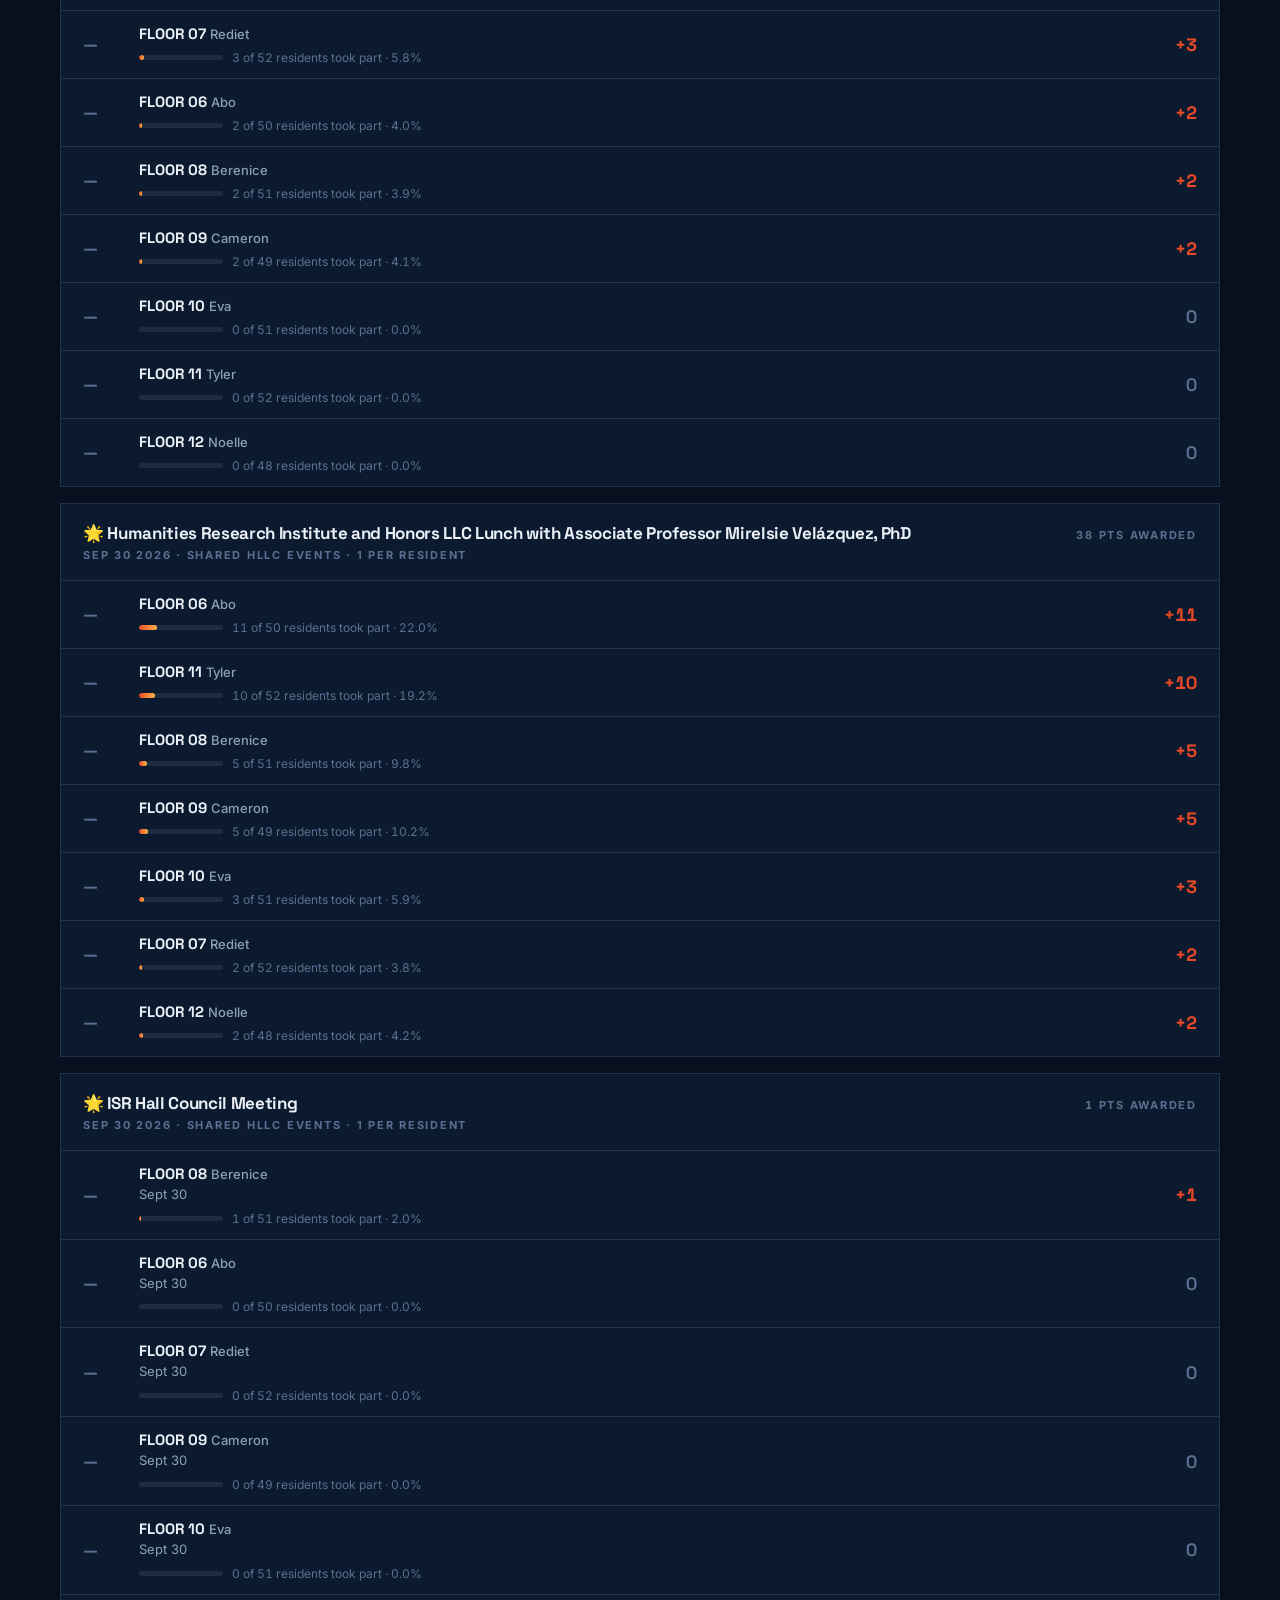
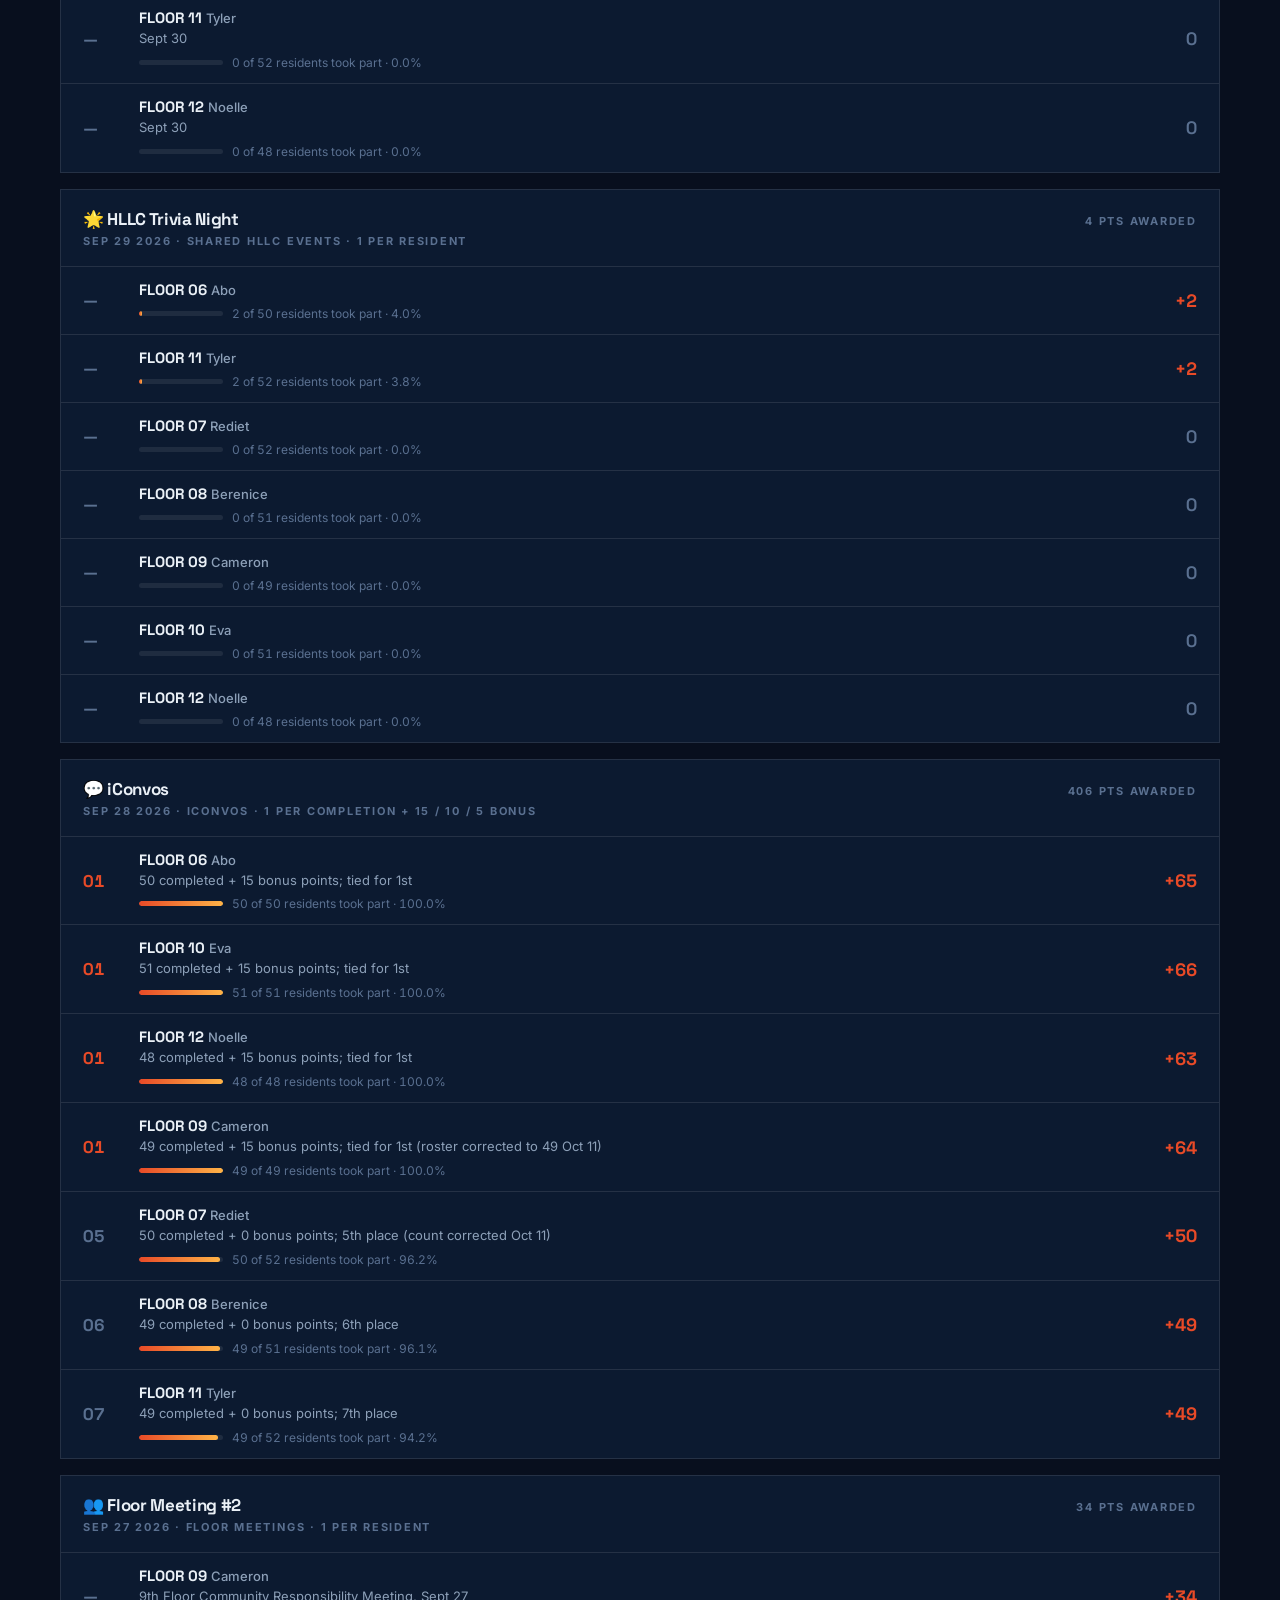
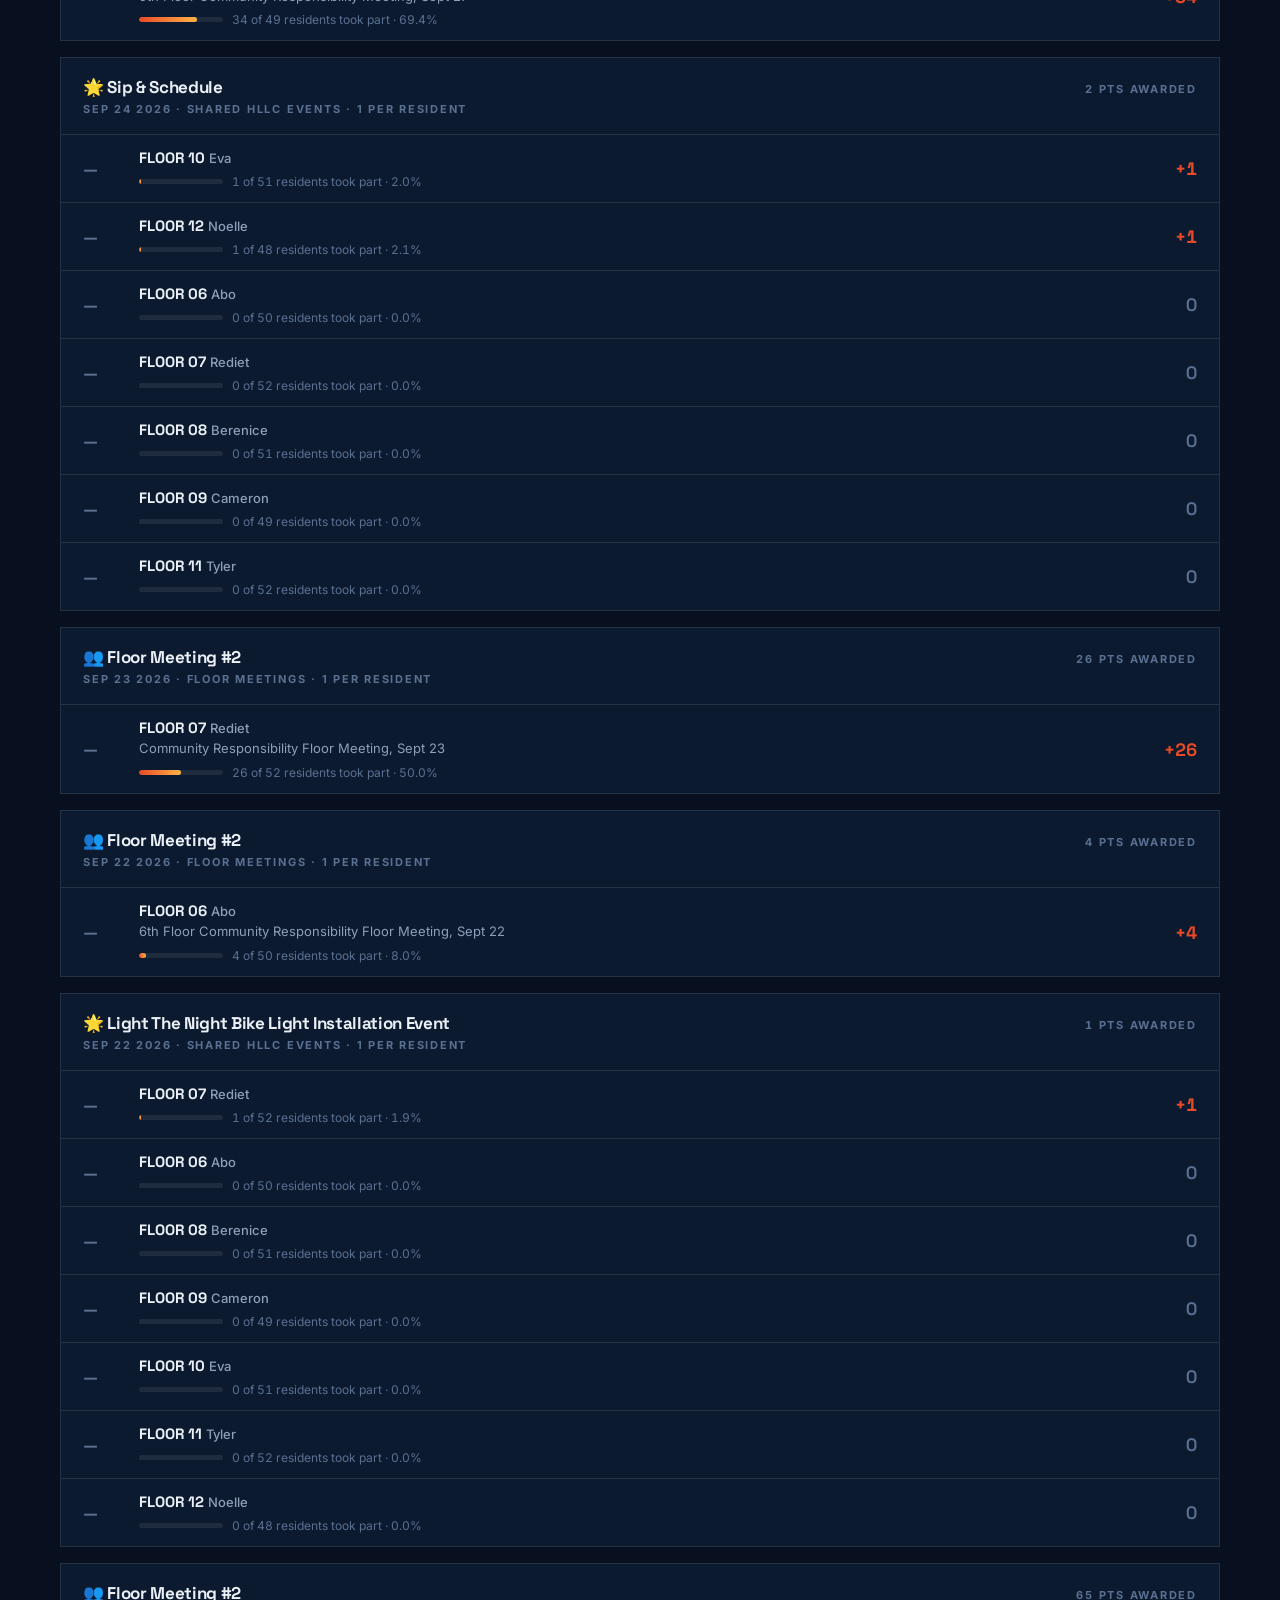
<file: activity.html>
<!DOCTYPE html>
<html lang="en">
<head>
  <meta charset="UTF-8">
  <meta name="viewport" content="width=device-width, initial-scale=1.0">
  <title>Activity — HLLC Floor Competition</title>
  <meta name="description" content="Every point awarded in the Honors LLC floor competition, newest first.">
  <link rel="icon" href="favicon.ico" sizes="any">
  <link rel="icon" href="favicon.svg" type="image/svg+xml">
  <link rel="apple-touch-icon" href="apple-touch-icon.png">
  <link rel="manifest" href="site.webmanifest">
  <meta name="theme-color" content="#13294B">
  <link rel="stylesheet" href="styles.css">
</head>
<body>

<div class="page-wrap">

  <section style="padding:48px 0 32px;">
    <div class="section-header">
      <p class="eyebrow eyebrow-accent">The Full Log</p>
      <h1 class="section-title" style="font-size:2.25rem;">Every point, accounted for</h1>
      <p class="section-desc">Each result is posted in full — every floor's placement, not just the
        winners. Where a floor scored nothing, the turnout is still shown, so you can see exactly
        how close it was.</p>
    </div>
    <p class="stamp"><span class="dot"></span> <span id="stamp-text"></span></p>
    <div class="notice" style="margin-top:24px;">
      <p class="notice-title">Every completion counts</p>
      <p class="notice-body">Attendance earns one point per resident. iConvos earn one point per
        completion plus a bonus based on completion percentage. Tied floors share the rank and
        bonus, and the next ranks are skipped. Historical awards retain their original scoring.
        <a href="about.html" style="color:var(--orange);text-decoration:underline;">Full scoring rules</a>.</p>
    </div>
  </section>

  <hr class="section-divider">

  <section style="padding:32px 0 64px;">
    <div class="filters" id="floor-filters" role="group" aria-label="Filter by floor"></div>
    <div class="filters" id="cat-filters" role="group" aria-label="Filter by category" style="margin-bottom:32px;"></div>
    <div id="log"></div>
  </section>

</div>

<script src="data.js"></script>
<script src="nav.js"></script>
<script>
(function () {
  const el = (id) => document.getElementById(id);
  const pad = (n) => String(n).padStart(2, "0");
  let floorFilter = "all";
  let catFilter = "all";

  el("stamp-text").textContent =
    totalPointsAwarded() + " points awarded across " + totalEvents() +
    " results · updated " + formatDate(SEASON.updated);

  /* ---- Filter chips ---- */
  function chips(container, items, current, onPick) {
    container.innerHTML = items.map((i) =>
      `<button class="chip" data-value="${i.value}" aria-pressed="${i.value === current}">${i.label}</button>`
    ).join("");
    container.querySelectorAll(".chip").forEach((btn) => {
      btn.addEventListener("click", () => onPick(btn.dataset.value));
    });
  }

  function renderFilters() {
    chips(el("floor-filters"),
      [{ value: "all", label: "All floors" }].concat(
        FLOORS.map((f) => ({ value: String(f.number), label: "Floor " + f.number }))),
      floorFilter,
      (v) => { floorFilter = v; render(); });

    chips(el("cat-filters"),
      [{ value: "all", label: "All categories" }].concat(
        CATEGORIES.map((c) => ({ value: c.id, label: c.name }))),
      catFilter,
      (v) => { catFilter = v; render(); });
  }

  /* ---- Log ---- */
  function render() {
    renderFilters();

    const occasions = buildOccasions()
      .filter((o) => catFilter === "all" || o.cat === catFilter)
      .map((o) => ({
        ...o,
        rows: o.rows.filter((r) => floorFilter === "all" || String(r.floor) === floorFilter),
      }))
      .filter((o) => o.rows.length > 0);

    if (!occasions.length) {
      el("log").innerHTML = '<p class="empty">Nothing matches that filter yet.</p>';
      return;
    }

    el("log").innerHTML = occasions.map((o) => {
      const cat = categoryById(o.cat);
      const awarded = o.rows.reduce((t, r) => t + r.pts, 0);
      return `
        <div class="occasion">
          <div class="occasion-head">
            <div>
              <p class="occasion-title">${cat.icon} ${o.title || cat.name}${(() => {
                const m = o.rows[0] && o.rows[0].mult;
                return m && m > 1 && o.rows.every((r) => r.mult === m)
                  ? `<span class="mult-badge">&#9889; ${m}&times; points</span>` : "";
              })()}</p>
              <p class="occasion-meta" style="margin-top:4px;">${formatDate(o.date)} ${o.date.slice(0, 4)} &middot; ${cat.name} &middot; ${cat.award}</p>
            </div>
            <p class="occasion-meta tabular">${awarded} pts awarded</p>
          </div>
          <ul class="occasion-rows">
            ${o.rows.map((r) => {
              const f = getFloor(r.floor);
              const p = r.place;
              return `
                <li class="occasion-row">
                  <span class="occasion-place${p && p <= 3 ? " p" + p : ""}">${p ? pad(p) : "&mdash;"}</span>
                  <div>
                    <p class="occasion-floor">${floorLabel(r.floor)} <span style="font-family:var(--font-body);font-weight:500;font-size:0.8125rem;color:var(--text-muted);">${f ? f.ra : ""}</span></p>
                    ${awardQualifier(r) ? `<p class="occasion-note">${awardQualifier(r)}</p>` : ""}
                    ${(() => {
                      const t = reachedFor(r);
                      if (!t) return "";
                      return `<span class="reached" title="Residents of this floor who took part">
                        <span class="bar"><span style="width:${t.pct.toFixed(1)}%"></span></span>
                        ${t.came} of ${t.of} residents took part &middot; ${t.pct.toFixed(1)}%
                      </span>`;
                    })()}
                  </div>
                  <span class="occasion-pts">${r.pts > 0 ? "+" + r.pts : '<span class="no-pts">0</span>'}</span>
                </li>
              `;
            }).join("")}
          </ul>
        </div>
      `;
    }).join("");
  }

  render();
})();
</script>

</body>
</html>
</file>
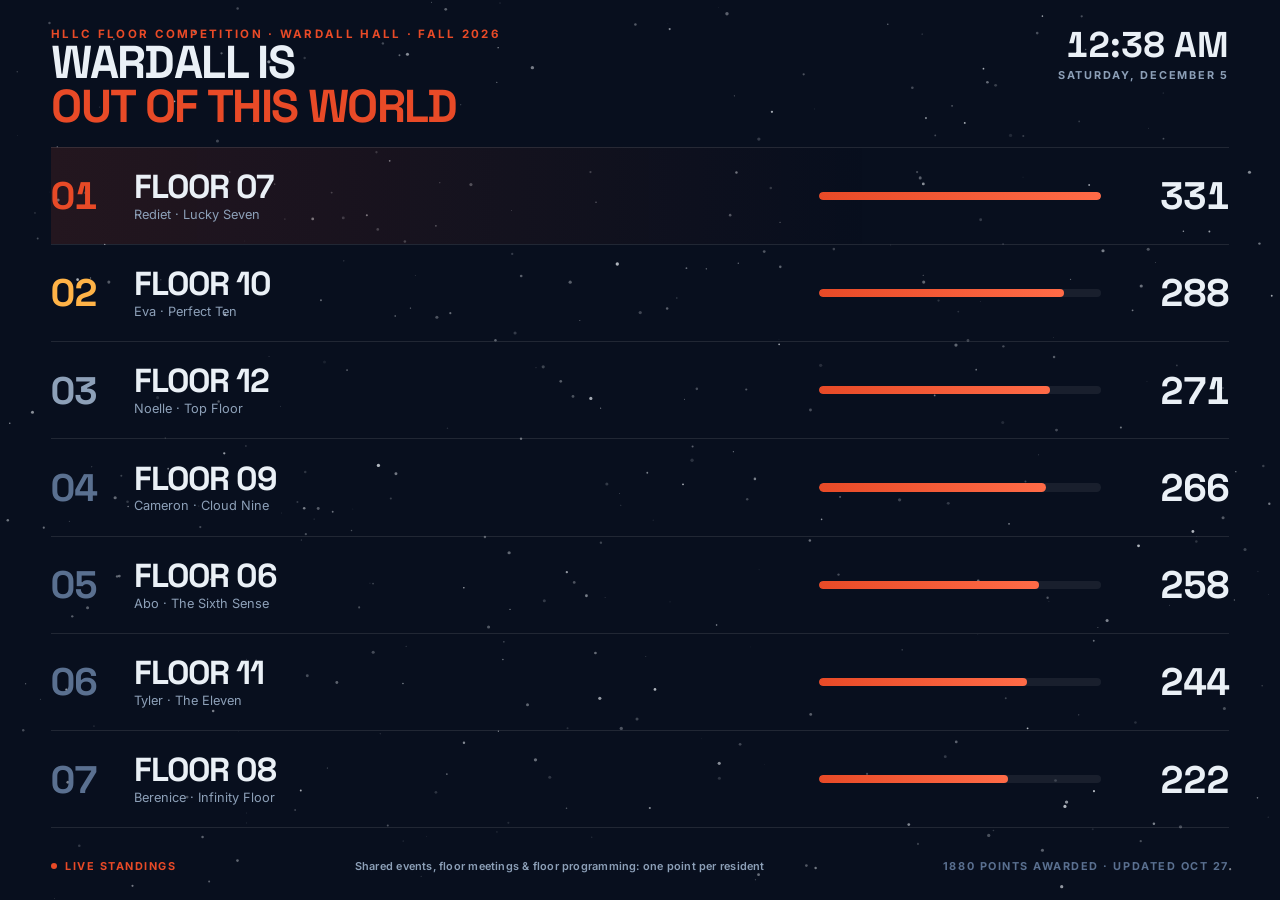
<file: display.html>
<!DOCTYPE html>
<html lang="en">
<head>
  <meta charset="UTF-8">
  <meta name="viewport" content="width=device-width, initial-scale=1.0">
  <title>Display — HLLC Floor Competition</title>
  <meta name="description" content="Lobby display board for the Honors LLC floor competition.">
  <link rel="icon" href="favicon.ico" sizes="any">
  <link rel="icon" href="favicon.svg" type="image/svg+xml">
  <link rel="apple-touch-icon" href="apple-touch-icon.png">
  <link rel="manifest" href="site.webmanifest">
  <meta name="theme-color" content="#13294B">
  <link rel="stylesheet" href="styles.css">
  <style>
    /* Lobby / TV mode: no chrome, oversized type, fills the screen exactly once. */
    body { height: 100dvh; overflow: hidden; }
    .tv {
      position: relative; z-index: 1;
      height: 100dvh;
      display: flex; flex-direction: column;
      padding: 3vh 4vw;
      gap: 2vh;
    }
    .tv-head {
      display: flex; align-items: flex-start; justify-content: space-between;
      gap: 3vw; flex-shrink: 0;
    }
    .tv-title {
      font-family: var(--font-display);
      font-size: clamp(1.75rem, 3.6vw, 3.75rem);
      font-weight: 700; letter-spacing: -0.035em; line-height: 0.95;
    }
    .tv-title span { color: var(--orange); }
    .tv-eyebrow {
      font-size: clamp(0.625rem, 0.9vw, 0.9375rem);
      font-weight: 700; letter-spacing: 0.2em; text-transform: uppercase;
      color: var(--orange);
    }
    .tv-meta { text-align: right; flex-shrink: 0; }
    .tv-clock {
      font-family: var(--font-display);
      font-size: clamp(1.5rem, 2.8vw, 3rem);
      font-weight: 700; font-variant-numeric: tabular-nums; line-height: 1;
    }
    .tv-date {
      margin-top: 0.6vh;
      font-size: clamp(0.5625rem, 0.85vw, 0.875rem);
      font-weight: 700; letter-spacing: 0.16em; text-transform: uppercase;
      color: var(--text-muted);
    }
    .tv-board { flex: 1; min-height: 0; display: flex; flex-direction: column; }
    .tv-row {
      flex: 1; min-height: 0;
      display: grid;
      grid-template-columns: 4.5vw 1fr 22vw 8vw;
      align-items: center;
      gap: 2vw;
      border-top: 1px solid var(--line);
    }
    .tv-row:last-child { border-bottom: 1px solid var(--line); }
    .tv-row.is-leader { background: linear-gradient(90deg, rgba(232,74,39,0.12), transparent 70%); }
    .tv-rank {
      font-family: var(--font-display);
      font-size: clamp(1.5rem, 3vw, 3rem);
      font-weight: 700; color: var(--text-dim);
      font-variant-numeric: tabular-nums; letter-spacing: -0.04em;
    }
    .tv-rank.r1 { color: var(--orange); }
    .tv-rank.r2 { color: var(--gold); }
    .tv-rank.r3 { color: var(--text-muted); }
    .tv-floor {
      font-family: var(--font-display);
      font-size: clamp(1.25rem, 2.6vw, 2.5rem);
      font-weight: 700; letter-spacing: -0.03em; line-height: 1;
    }
    .tv-ra {
      margin-top: 0.4vh;
      font-size: clamp(0.5625rem, 1vw, 1rem);
      color: var(--text-muted);
    }
    .tv-meter { height: 0.9vh; min-height: 6px; background: rgba(255,255,255,0.07); border-radius: 999px; overflow: hidden; }
    .tv-meter span { display: block; height: 100%; border-radius: 999px; background: linear-gradient(90deg, var(--orange), var(--orange-bright)); }
    .tv-score {
      font-family: var(--font-display);
      font-size: clamp(1.5rem, 3vw, 3rem);
      font-weight: 700; text-align: right;
      font-variant-numeric: tabular-nums; letter-spacing: -0.03em;
    }
    .tv-foot {
      flex-shrink: 0;
      display: flex; align-items: center; justify-content: space-between;
      gap: 2vw; flex-wrap: nowrap;
      padding-top: 1.4vh;
      font-size: clamp(0.5625rem, 0.85vw, 0.875rem);
      font-weight: 700; letter-spacing: 0.14em; text-transform: uppercase;
      color: var(--text-dim);
    }
    .tv-foot .live { display: inline-flex; align-items: center; gap: 0.6vw; color: var(--orange); }
    .tv-foot .live i {
      width: 0.7vh; height: 0.7vh; min-width: 6px; min-height: 6px;
      border-radius: 50%; background: var(--orange);
      animation: pulse-dot 2.4s ease-in-out infinite;
    }
    @media (max-width: 700px) {
      .tv-row { grid-template-columns: 12vw 1fr 18vw; }
      .tv-meter { display: none; }
    }
  </style>
</head>
<body>

<div class="tv">
  <div class="tv-head">
    <div>
      <p class="tv-eyebrow" id="tv-eyebrow"></p>
      <h1 class="tv-title">WARDALL IS<br><span>OUT OF THIS WORLD</span></h1>
    </div>
    <div class="tv-meta">
      <p class="tv-clock" id="tv-clock"></p>
      <p class="tv-date" id="tv-date"></p>
    </div>
  </div>

  <div class="tv-board" id="tv-board"></div>

  <div class="tv-foot">
    <span class="live"><i></i> Live standings</span>
    <span style="color:var(--text-muted);text-transform:none;letter-spacing:0.02em;font-weight:600;">
      Shared events, floor meetings &amp; floor programming: one point per resident
    </span>
    <span id="tv-foot-right"></span>
  </div>
</div>

<script src="data.js"></script>
<script src="nav.js"></script>
<script>
(function () {
  const pad = (n) => String(n).padStart(2, "0");
  const standings = buildStandings();

  document.getElementById("tv-eyebrow").textContent =
    "HLLC Floor Competition · Wardall Hall · " + SEASON.term;

  document.getElementById("tv-board").innerHTML = standings.map((s) => `
    <div class="tv-row${s.rank === 1 ? " is-leader" : ""}">
      <span class="tv-rank r${s.rank}">${pad(s.rank)}</span>
      <div>
        <p class="tv-floor">${floorLabel(s.number)}${s.isTied ? '<span class="tie-badge">Tied</span>' : ""}</p>
        <p class="tv-ra">${s.ra} &middot; ${s.nickname}</p>
      </div>
      <div class="tv-meter"><span style="width:${(s.meter * 100).toFixed(1)}%"></span></div>
      <span class="tv-score">${s.score}</span>
    </div>
  `).join("");

  document.getElementById("tv-foot-right").textContent =
    totalPointsAwarded() + " points awarded · updated " + formatDate(SEASON.updated);

  function tick() {
    const now = new Date();
    document.getElementById("tv-clock").textContent =
      now.toLocaleTimeString("en-US", { hour: "numeric", minute: "2-digit" });
    document.getElementById("tv-date").textContent =
      now.toLocaleDateString("en-US", { weekday: "long", month: "long", day: "numeric" });
  }
  tick();
  setInterval(tick, 15000);

  // Pick up edits to data.js without anyone touching the lobby TV.
  setTimeout(() => location.reload(), 300000);
})();
</script>

</body>
</html>
</file>
<file: styles.css>
/* ============================================================
   HLLC FLOOR COMPETITION — "Wardall is Out of This World"
   Shared styles · Navy #13294B · Orange #E84A27
   Honors Living-Learning Community · Wardall Hall · ISR · UIUC
   ============================================================ */

@import url('https://fonts.googleapis.com/css2?family=Space+Grotesk:wght@400;500;600;700&family=Inter:wght@400;500;600;700&display=swap');

*, *::before, *::after { box-sizing: border-box; margin: 0; padding: 0; }

:root {
  --navy: #13294B;
  --navy-light: #1a3660;
  --navy-dark: #0c1a30;
  --navy-deep: #080f1e;
  --orange: #E84A27;
  --orange-bright: #FF6B47;
  --orange-glow: rgba(232, 74, 39, 0.35);
  --gold: #FFB347;
  --star-white: #E8EDF3;
  --text-primary: #EAF0F6;
  --text-muted: #8DA0B8;
  --text-dim: #5A7090;
  --line: rgba(255, 255, 255, 0.1);
  --line-strong: rgba(255, 255, 255, 0.18);
  --font-display: 'Space Grotesk', system-ui, sans-serif;
  --font-body: 'Inter', system-ui, sans-serif;
}

html { scroll-behavior: smooth; color-scheme: dark; }

body {
  background: var(--navy-deep);
  color: var(--text-primary);
  font-family: var(--font-body);
  min-height: 100dvh;
  overflow-x: hidden;
  -webkit-font-smoothing: antialiased;
  text-rendering: optimizeLegibility;
}

a { color: inherit; text-decoration: none; }

::selection { background: var(--orange); color: var(--navy-deep); }

:focus-visible {
  outline: 2px solid var(--orange);
  outline-offset: 3px;
  border-radius: 2px;
}

/* ---- Starfield ---- */
#starfield {
  position: fixed; inset: 0;
  z-index: 0;
  pointer-events: none;
}

/* ---- Layout ---- */
.page-wrap {
  position: relative;
  z-index: 1;
  max-width: 1200px;
  margin: 0 auto;
  padding: 0 20px;
}

/* ---- Header ---- */
.site-header {
  position: sticky; top: 0; z-index: 50;
  background: rgba(8, 15, 30, 0.92);
  backdrop-filter: blur(12px);
  border-bottom: 1px solid var(--line);
}
.header-inner {
  max-width: 1200px;
  margin: 0 auto;
  padding: 14px 20px;
  display: flex;
  align-items: center;
  justify-content: space-between;
  gap: 16px;
}
.logo {
  display: flex; align-items: center; gap: 12px;
  text-decoration: none;
}
.logo-bar {
  width: 3px; height: 40px;
  background: var(--orange);
  border-radius: 2px;
  flex-shrink: 0;
}
.logo-text { display: flex; flex-direction: column; line-height: 1; }
.logo-title {
  font-family: var(--font-display);
  font-size: 1.4rem;
  font-weight: 700;
  letter-spacing: -0.03em;
  color: var(--text-primary);
}
.logo-sub {
  margin-top: 4px;
  font-size: 0.6rem;
  font-weight: 700;
  letter-spacing: 0.18em;
  text-transform: uppercase;
  color: var(--text-muted);
}

/* Desktop nav */
.nav-links {
  display: flex; align-items: center; gap: 2px;
  list-style: none;
}
.nav-links a {
  position: relative;
  display: inline-flex; align-items: center;
  padding: 10px 16px;
  font-size: 0.75rem;
  font-weight: 700;
  letter-spacing: 0.14em;
  text-transform: uppercase;
  color: var(--text-muted);
  transition: color 150ms;
}
.nav-links a:hover { color: var(--orange-bright); }
.nav-links a.active { color: var(--text-primary); }
.nav-links a.active::after {
  content: '';
  position: absolute;
  bottom: -1px; left: 16px; right: 16px;
  height: 2px;
  background: var(--orange);
}
.nav-display {
  display: inline-flex; align-items: center; gap: 6px;
  margin-left: 8px;
  padding: 8px 14px;
  border: 1px solid var(--line);
  font-size: 0.7rem;
  font-weight: 700;
  letter-spacing: 0.14em;
  text-transform: uppercase;
  color: var(--text-muted);
  transition: border-color 150ms, color 150ms;
}
.nav-display:hover { border-color: var(--orange); color: var(--orange); }

/* Mobile hamburger */
.nav-toggle {
  display: none;
  width: 44px; height: 44px;
  border: 1px solid var(--line);
  background: none;
  color: var(--text-primary);
  font-size: 1.25rem;
  cursor: pointer;
  align-items: center; justify-content: center;
}
.mobile-nav {
  display: none;
  border-top: 1px solid var(--line);
  background: var(--navy-dark);
}
.mobile-nav.open { display: block; }
.mobile-nav ul { list-style: none; padding: 8px 20px; }
.mobile-nav li { border-bottom: 1px solid var(--line); }
.mobile-nav li:last-child { border: none; }
.mobile-nav a {
  display: flex; align-items: center; justify-content: space-between;
  padding: 16px 0;
  font-size: 0.875rem;
  font-weight: 700;
  letter-spacing: 0.12em;
  text-transform: uppercase;
  color: var(--text-primary);
}
.mobile-nav a.active { color: var(--orange); }

@media (max-width: 860px) {
  .nav-links { display: none; }
  .nav-toggle { display: flex; }
}

/* ---- Live badge ---- */
.live-badge {
  display: none; /* hidden on mobile */
  align-items: center; gap: 6px;
  font-size: 0.625rem;
  font-weight: 700;
  letter-spacing: 0.14em;
  text-transform: uppercase;
  color: var(--orange);
}
.live-badge .dot {
  width: 6px; height: 6px;
  background: var(--orange);
  border-radius: 50%;
  animation: pulse-dot 2.4s ease-in-out infinite;
}
@media (min-width: 861px) { .live-badge { display: flex; } }

/* ---- Dividers ---- */
.section-divider {
  border: none;
  height: 1px;
  background: linear-gradient(90deg, transparent, var(--orange-glow), var(--line-strong), var(--orange-glow), transparent);
}
.rule { border-top: 1px solid var(--line); }

/* ---- Section Headers ---- */
.section-header { margin-bottom: 28px; }
.eyebrow {
  font-family: var(--font-body);
  font-size: 0.6875rem;
  font-weight: 700;
  letter-spacing: 0.2em;
  text-transform: uppercase;
  color: var(--text-muted);
}
.eyebrow-accent { color: var(--orange); }
.section-title {
  margin-top: 6px;
  font-family: var(--font-display);
  font-size: 1.75rem;
  font-weight: 700;
  letter-spacing: -0.03em;
}
.section-desc {
  margin-top: 6px;
  font-size: 0.875rem;
  color: var(--text-dim);
  max-width: 600px;
  line-height: 1.6;
}

/* ---- Tabular numbers ---- */
.tabular { font-variant-numeric: tabular-nums; font-feature-settings: 'tnum' 1; }

/* ---- Leader Card ---- */
.leader-card {
  background: linear-gradient(135deg, var(--navy) 0%, var(--navy-dark) 100%);
  border: 1px solid var(--line-strong);
  padding: 40px;
  position: relative;
  overflow: hidden;
}
.leader-card::before {
  content: '';
  position: absolute;
  top: 0; left: 0; right: 0;
  height: 3px;
  background: linear-gradient(90deg, var(--orange), var(--gold), var(--orange));
}
.leader-card-grid {
  display: grid;
  grid-template-columns: 1fr auto;
  gap: 32px;
  align-items: end;
}
.leader-planet {
  position: absolute;
  right: -30px; top: -30px;
  width: 160px; height: 160px;
  border-radius: 50%;
  background: radial-gradient(circle at 35% 35%, var(--navy-light), var(--navy-dark));
  border: 1px solid var(--line);
  opacity: 0.15;
  pointer-events: none;
}
.leader-planet::after {
  content: '';
  position: absolute;
  top: 50%; left: -20%;
  width: 140%; height: 20px;
  border: 1px solid var(--line);
  border-radius: 50%;
  transform: translateY(-50%) rotate(-15deg);
}
.leader-floor {
  margin-top: 12px;
  font-family: var(--font-display);
  font-size: clamp(3rem, 8vw, 5rem);
  font-weight: 700;
  letter-spacing: -0.04em;
  line-height: 0.85;
}
.leader-ra {
  margin-top: 12px;
  font-size: 1rem;
  font-weight: 600;
  color: var(--text-muted);
}
.leader-score-wrap {
  display: flex;
  align-items: flex-end;
  gap: 8px;
  margin-top: 16px;
}
.leader-score {
  font-family: var(--font-display);
  font-size: clamp(3.5rem, 9vw, 6rem);
  font-weight: 700;
  color: var(--orange);
  line-height: 0.8;
  letter-spacing: -0.04em;
  font-variant-numeric: tabular-nums;
}
.leader-pts-label {
  font-size: 0.6875rem;
  font-weight: 700;
  letter-spacing: 0.18em;
  text-transform: uppercase;
  color: var(--text-muted);
  margin-bottom: 8px;
}
.chaser {
  border-left: 1px solid var(--line);
  padding-left: 32px;
  min-width: 180px;
}
.chaser-floor {
  margin-top: 8px;
  font-family: var(--font-display);
  font-size: 2.5rem;
  font-weight: 700;
  letter-spacing: -0.04em;
  line-height: 0.85;
}
.chaser-score {
  margin-top: 8px;
  font-family: var(--font-display);
  font-size: 1.25rem;
  font-weight: 700;
  font-variant-numeric: tabular-nums;
}
.chaser-gap {
  margin-top: 4px;
  font-size: 0.75rem;
  font-weight: 700;
  letter-spacing: 0.12em;
  text-transform: uppercase;
  color: var(--orange);
}

@media (max-width: 768px) {
  .leader-card { padding: 28px 24px; }
  .leader-card-grid { grid-template-columns: 1fr; }
  .chaser {
    border-left: none; padding-left: 0;
    border-top: 1px solid var(--line); padding-top: 24px;
  }
}

/* ---- Standings Table ---- */
.standings-table { width: 100%; border-collapse: collapse; }
.standings-table thead th {
  font-size: 0.625rem;
  font-weight: 700;
  letter-spacing: 0.18em;
  text-transform: uppercase;
  color: var(--text-dim);
  padding: 0 16px 12px;
  text-align: left;
  border-bottom: 1px solid var(--line);
}
.standings-table thead th:last-child { text-align: right; }
.standings-table thead th.col-meter { width: 20%; }
.standings-table tbody tr {
  border-bottom: 1px solid var(--line);
  transition: background 150ms;
}
.standings-table tbody tr:hover { background: rgba(255, 255, 255, 0.03); }
.standings-table tbody td {
  padding: 20px 16px;
  vertical-align: middle;
}
.standings-table tbody td:last-child { text-align: right; }

.rank {
  font-family: var(--font-display);
  font-size: 1.75rem;
  font-weight: 700;
  color: var(--text-dim);
  letter-spacing: -0.04em;
  font-variant-numeric: tabular-nums;
  width: 60px;
}
.rank-1 { color: var(--orange); }
.rank-2 { color: var(--gold); }
.rank-3 { color: var(--text-muted); }

.floor-info { display: flex; flex-direction: column; gap: 2px; }
.floor-name {
  font-family: var(--font-display);
  font-size: 1.125rem;
  font-weight: 700;
  letter-spacing: -0.02em;
}
.floor-ra { font-size: 0.8125rem; color: var(--text-muted); }

.score-cell {
  font-family: var(--font-display);
  font-size: 1.5rem;
  font-weight: 700;
  font-variant-numeric: tabular-nums;
  letter-spacing: -0.03em;
}
.score-cell .unit {
  font-size: 0.75rem;
  color: var(--text-muted);
  font-weight: 600;
  margin-left: 4px;
}

.meter-bar {
  height: 6px;
  background: rgba(255, 255, 255, 0.07);
  border-radius: 3px;
  overflow: hidden;
  min-width: 80px;
}
.meter-fill {
  height: 100%;
  border-radius: 3px;
  background: linear-gradient(90deg, var(--orange), var(--orange-bright));
  transition: width 800ms cubic-bezier(0.22, 1, 0.36, 1);
}

@media (max-width: 640px) {
  .standings-table thead th.col-meter,
  .standings-table tbody td.col-meter { display: none; }
  .standings-table tbody td { padding: 16px 12px; }
  .rank { font-size: 1.25rem; width: 44px; }
  .score-cell { font-size: 1.125rem; }
}

/* ---- Activity List ---- */
.activity-list { list-style: none; }
.activity-item {
  display: grid;
  grid-template-columns: 56px 1fr auto;
  gap: 12px;
  align-items: center;
  padding: 16px 0;
  border-bottom: 1px solid var(--line);
}
.activity-date {
  font-size: 0.6875rem;
  font-weight: 700;
  letter-spacing: 0.12em;
  text-transform: uppercase;
  color: var(--text-dim);
}
.activity-desc { font-size: 0.875rem; color: var(--text-primary); }
.activity-floor { font-size: 0.75rem; color: var(--text-muted); margin-top: 2px; }
.activity-pts {
  font-family: var(--font-display);
  font-weight: 700;
  font-variant-numeric: tabular-nums;
  color: var(--orange);
  white-space: nowrap;
}

/* ---- Category Cards ---- */
.cat-grid {
  display: grid;
  grid-template-columns: repeat(auto-fit, minmax(240px, 1fr));
  gap: 16px;
}
.cat-card {
  background: var(--navy-dark);
  border: 1px solid var(--line);
  padding: 24px;
  position: relative;
  overflow: hidden;
}
.cat-card::before {
  content: '';
  position: absolute;
  top: 0; left: 0;
  width: 100%; height: 2px;
  background: var(--orange);
  opacity: 0.6;
}
.cat-icon { font-size: 1.5rem; margin-bottom: 12px; }
.cat-name {
  font-family: var(--font-display);
  font-size: 1rem;
  font-weight: 700;
}
.cat-desc {
  margin-top: 6px;
  font-size: 0.8125rem;
  color: var(--text-dim);
  line-height: 1.5;
}
.cat-type {
  margin-top: 12px;
  font-size: 0.625rem;
  font-weight: 700;
  letter-spacing: 0.14em;
  text-transform: uppercase;
  color: var(--orange);
  opacity: 0.8;
}

/* ---- Stat Cards ---- */
.stat-grid {
  display: grid;
  grid-template-columns: repeat(auto-fit, minmax(180px, 1fr));
  gap: 16px;
}
.stat-card {
  background: var(--navy-dark);
  border: 1px solid var(--line);
  padding: 24px;
}
.stat-card dt {
  font-size: 0.625rem;
  font-weight: 700;
  letter-spacing: 0.18em;
  text-transform: uppercase;
  color: var(--text-dim);
}
.stat-card dd {
  margin-top: 8px;
  font-family: var(--font-display);
  font-size: 2rem;
  font-weight: 700;
  font-variant-numeric: tabular-nums;
  line-height: 1.1;
  letter-spacing: -0.02em;
}
/* A long word value (a category name) shrinks instead of wrapping badly. */
.stat-card dd.is-text {
  font-size: 1.25rem;
  letter-spacing: -0.01em;
}
.stat-card .stat-detail {
  margin-top: 4px;
  font-size: 0.75rem;
  color: var(--text-muted);
}

/* ---- Breakdown Bars ---- */
.breakdown-bar {
  display: flex;
  height: 8px;
  border-radius: 4px;
  overflow: hidden;
  background: rgba(255, 255, 255, 0.07);
}
.breakdown-bar span {
  height: 100%;
  transition: width 600ms cubic-bezier(0.22, 1, 0.36, 1);
}

/* ---- Buttons ---- */
.btn {
  display: inline-flex;
  align-items: center; justify-content: center;
  gap: 8px;
  min-height: 44px;
  padding: 0 20px;
  font-family: var(--font-body);
  font-size: 0.8125rem;
  font-weight: 700;
  letter-spacing: 0.1em;
  text-transform: uppercase;
  border: 1px solid var(--line-strong);
  color: var(--text-primary);
  background: transparent;
  cursor: pointer;
  transition: border-color 150ms, color 150ms, background 150ms;
}
.btn:hover { border-color: var(--orange); color: var(--orange); }
.btn-primary {
  background: var(--orange);
  border-color: var(--orange);
  color: var(--navy-deep);
}
.btn-primary:hover {
  background: var(--orange-bright);
  border-color: var(--orange-bright);
}

/* ---- Footer ---- */
.site-footer {
  margin-top: 60px;
  border-top: 1px solid var(--line);
  position: relative;
  z-index: 1;
}
.footer-inner {
  max-width: 1200px;
  margin: 0 auto;
  padding: 40px 20px 48px;
}
.footer-top {
  display: flex;
  justify-content: space-between;
  gap: 32px;
  flex-wrap: wrap;
}
.footer-brand { max-width: 480px; }
.footer-title {
  font-family: var(--font-display);
  font-size: 1.125rem;
  font-weight: 700;
}
.footer-desc {
  margin-top: 8px;
  font-size: 0.8125rem;
  color: var(--text-dim);
  line-height: 1.6;
}
.footer-nav { display: flex; gap: 24px; flex-wrap: wrap; }
.footer-nav a {
  font-size: 0.75rem;
  font-weight: 700;
  letter-spacing: 0.14em;
  text-transform: uppercase;
  color: var(--text-muted);
  transition: color 150ms;
}
.footer-nav a:hover { color: var(--orange); }
.footer-bottom {
  margin-top: 24px;
  padding-top: 20px;
  border-top: 1px solid var(--line);
  display: flex;
  justify-content: space-between;
  align-items: center;
  flex-wrap: wrap;
  gap: 8px;
  font-size: 0.75rem;
  color: var(--text-dim);
  font-variant-numeric: tabular-nums;
}

/* ---- Panel ---- */
.panel {
  background: var(--navy-dark);
  border: 1px solid var(--line);
  padding: 32px;
}

/* ---- Animations ---- */
@keyframes pulse-dot {
  0%, 100% { opacity: 1; transform: scale(1); }
  50% { opacity: 0.4; transform: scale(0.8); }
}
@keyframes float {
  0%, 100% { transform: translateY(0); }
  50% { transform: translateY(-8px); }
}
.float { animation: float 6s ease-in-out infinite; }

/* Shooting stars */
.shooting-star {
  position: fixed;
  width: 80px; height: 1px;
  background: linear-gradient(90deg, var(--orange), transparent);
  opacity: 0;
  z-index: 0;
  pointer-events: none;
  animation: shoot 4s linear infinite;
}
.shooting-star:nth-child(2) { animation-delay: 7s; top: 20%; }
.shooting-star:nth-child(3) { animation-delay: 12s; top: 60%; }
@keyframes shoot {
  0% { transform: translateX(-100px) rotate(-25deg); opacity: 0; }
  5% { opacity: 0.8; }
  30% { opacity: 0; }
  100% { transform: translateX(110vw) rotate(-25deg); opacity: 0; }
}

/* Reduced motion */
@media (prefers-reduced-motion: reduce) {
  *, *::before, *::after {
    animation-duration: 0.001ms !important;
    animation-iteration-count: 1 !important;
    transition-duration: 0.001ms !important;
  }
}


/* ============================================================
   ADDITIONS — components the standings, activity and about
   pages need on top of the original visual system.
   ============================================================ */

/* ---- Tie badge ---- */
.tie-badge {
  display: inline-block;
  margin-left: 8px;
  padding: 2px 7px;
  border: 1px solid var(--line-strong);
  border-radius: 999px;
  font-family: var(--font-body);
  font-size: 0.5625rem;
  font-weight: 700;
  letter-spacing: 0.14em;
  text-transform: uppercase;
  color: var(--gold);
  vertical-align: middle;
}

/* ---- Zero / no-points marker ---- */
.no-pts { color: var(--text-dim); font-weight: 600; }

/* ---- Turnout bar (used on the about + activity pages) ---- */
.turnout {
  display: flex; align-items: center; gap: 10px;
  font-variant-numeric: tabular-nums;
}
.turnout-track {
  flex: 1;
  height: 6px;
  min-width: 60px;
  background: rgba(255, 255, 255, 0.07);
  border-radius: 3px;
  overflow: hidden;
}
.turnout-fill {
  height: 100%;
  border-radius: 3px;
  background: linear-gradient(90deg, var(--orange), var(--gold));
}

/* ---- Occasion block (activity page) ---- */
.occasion {
  border: 1px solid var(--line);
  background: var(--navy-dark);
  margin-bottom: 16px;
}
.occasion-head {
  display: flex; align-items: baseline; justify-content: space-between;
  gap: 16px; flex-wrap: wrap;
  padding: 18px 22px;
  border-bottom: 1px solid var(--line);
}
.occasion-title {
  font-family: var(--font-display);
  font-size: 1.0625rem;
  font-weight: 700;
  letter-spacing: -0.02em;
}
.occasion-meta {
  font-size: 0.6875rem;
  font-weight: 700;
  letter-spacing: 0.16em;
  text-transform: uppercase;
  color: var(--text-dim);
}
.occasion-rows { list-style: none; }
.occasion-row {
  display: grid;
  grid-template-columns: 42px 1fr auto;
  gap: 14px;
  align-items: center;
  padding: 13px 22px;
  border-bottom: 1px solid var(--line);
}
.occasion-row:last-child { border-bottom: none; }
.occasion-place {
  font-family: var(--font-display);
  font-size: 1.0625rem;
  font-weight: 700;
  color: var(--text-dim);
  font-variant-numeric: tabular-nums;
}
.occasion-place.p1 { color: var(--orange); }
.occasion-place.p2 { color: var(--gold); }
.occasion-place.p3 { color: var(--text-muted); }
.occasion-floor {
  font-family: var(--font-display);
  font-size: 0.9375rem;
  font-weight: 700;
}
.occasion-note {
  margin-top: 2px;
  font-size: 0.8125rem;
  color: var(--text-muted);
  line-height: 1.45;
}
.occasion-pts {
  font-family: var(--font-display);
  font-size: 1.125rem;
  font-weight: 700;
  color: var(--orange);
  font-variant-numeric: tabular-nums;
  white-space: nowrap;
}

@media (max-width: 560px) {
  .occasion-row { grid-template-columns: 32px 1fr auto; padding: 12px 16px; gap: 10px; }
  .occasion-head { padding: 16px; }
}

/* ---- Filter chips ---- */
.filters {
  display: flex; flex-wrap: wrap; gap: 8px;
  margin-bottom: 24px;
}
.chip {
  padding: 8px 15px;
  border: 1px solid var(--line);
  background: transparent;
  color: var(--text-muted);
  font-family: var(--font-body);
  font-size: 0.6875rem;
  font-weight: 700;
  letter-spacing: 0.12em;
  text-transform: uppercase;
  cursor: pointer;
  transition: border-color 150ms, color 150ms, background 150ms;
}
.chip:hover { border-color: var(--orange); color: var(--orange); }
.chip[aria-pressed="true"] {
  background: var(--orange);
  border-color: var(--orange);
  color: var(--navy-deep);
}

/* ---- Rules table (about page) ---- */
.rules-table { width: 100%; border-collapse: collapse; }
.rules-table th {
  font-size: 0.625rem;
  font-weight: 700;
  letter-spacing: 0.18em;
  text-transform: uppercase;
  color: var(--text-dim);
  text-align: left;
  padding: 0 14px 12px;
  border-bottom: 1px solid var(--line);
}
.rules-table th:last-child, .rules-table td:last-child { text-align: right; }
.rules-table td {
  padding: 16px 14px;
  border-bottom: 1px solid var(--line);
  vertical-align: top;
  font-size: 0.875rem;
}
.rules-table tbody tr:last-child td { border-bottom: none; }
.rule-name {
  font-family: var(--font-display);
  font-weight: 700;
  font-size: 0.9375rem;
}
.rule-desc {
  margin-top: 3px;
  font-size: 0.8125rem;
  color: var(--text-muted);
  line-height: 1.5;
}
.rule-award {
  font-family: var(--font-display);
  font-weight: 700;
  color: var(--orange);
  white-space: nowrap;
  font-variant-numeric: tabular-nums;
}

@media (max-width: 560px) {
  .rules-table td, .rules-table th { padding-left: 0; padding-right: 0; }
}

/* ---- Bullet list ---- */
.plain-list { list-style: none; }
.plain-list li {
  position: relative;
  padding-left: 22px;
  margin-bottom: 12px;
  font-size: 0.9375rem;
  color: var(--text-muted);
  line-height: 1.6;
}
.plain-list li::before {
  content: '';
  position: absolute;
  left: 0; top: 0.55em;
  width: 7px; height: 7px;
  background: var(--orange);
  border-radius: 2px;
}

/* ---- Empty state ---- */
.empty {
  padding: 48px 24px;
  text-align: center;
  border: 1px dashed var(--line-strong);
  color: var(--text-dim);
  font-size: 0.9375rem;
}

/* ---- Updated stamp ---- */
.stamp {
  display: inline-flex; align-items: center; gap: 8px;
  font-size: 0.6875rem;
  font-weight: 700;
  letter-spacing: 0.14em;
  text-transform: uppercase;
  color: var(--text-dim);
}
.stamp .dot {
  width: 6px; height: 6px; border-radius: 50%;
  background: var(--orange);
}

/* ---- Two-column split that collapses ---- */
.split {
  display: grid;
  grid-template-columns: 1fr 1fr;
  gap: 40px;
}
@media (max-width: 900px) { .split { grid-template-columns: 1fr; gap: 48px; } }


/* ============================================================
   "HOW POINTS WORK" — the resident-facing explainer that sits
   above the standings, so nobody reads the board without it.
   ============================================================ */

.how-grid {
  display: grid;
  grid-template-columns: repeat(auto-fit, minmax(260px, 1fr));
  gap: 16px;
}
.how-card {
  background: var(--navy-dark);
  border: 1px solid var(--line);
  padding: 24px;
  position: relative;
  overflow: hidden;
}
.how-card::before {
  content: '';
  position: absolute;
  top: 0; left: 0; right: 0;
  height: 2px;
  background: var(--orange);
  opacity: 0.7;
}
.how-icon { font-size: 1.5rem; line-height: 1; }
.how-kicker {
  margin-top: 14px;
  font-size: 0.625rem;
  font-weight: 700;
  letter-spacing: 0.18em;
  text-transform: uppercase;
  color: var(--orange);
}
.how-title {
  margin-top: 6px;
  font-family: var(--font-display);
  font-size: 1.0625rem;
  font-weight: 700;
  letter-spacing: -0.02em;
}
.how-body {
  margin-top: 8px;
  font-size: 0.875rem;
  color: var(--text-muted);
  line-height: 1.6;
}
.how-body strong { color: var(--text-primary); font-weight: 600; }

/* ---- The point everyone misses, called out ---- */
.notice {
  border: 1px solid var(--line-strong);
  border-left: 3px solid var(--orange);
  background: linear-gradient(100deg, rgba(232, 74, 39, 0.09), var(--navy-dark) 55%);
  padding: 28px 30px;
}
.notice-title {
  font-family: var(--font-display);
  font-size: 1.25rem;
  font-weight: 700;
  letter-spacing: -0.02em;
}
.notice-body {
  margin-top: 10px;
  font-size: 0.9375rem;
  color: var(--text-muted);
  line-height: 1.7;
  max-width: 68ch;
}
.notice-body strong { color: var(--text-primary); font-weight: 600; }
.notice-body em { color: var(--gold); font-style: normal; font-weight: 600; }

/* ---- Uncontested category chips (not buttons — just labels) ---- */
.open-cats {
  display: flex; flex-wrap: wrap; gap: 8px;
  margin-top: 18px;
}
.open-cat {
  display: inline-flex; align-items: baseline; gap: 8px;
  padding: 8px 14px;
  border: 1px dashed var(--line-strong);
  font-size: 0.75rem;
  color: var(--text-primary);
}
.open-cat b {
  font-family: var(--font-display);
  color: var(--orange);
  font-variant-numeric: tabular-nums;
}

/* ---- Participation line under a floor name ---- */
.part-line {
  display: inline-flex; align-items: center; gap: 7px;
  font-size: 0.75rem;
  color: var(--text-dim);
  font-variant-numeric: tabular-nums;
}
.part-line .bar {
  width: 46px; height: 4px;
  background: rgba(255, 255, 255, 0.08);
  border-radius: 2px;
  overflow: hidden;
}
.part-line .bar span {
  display: block; height: 100%;
  background: var(--gold);
  border-radius: 2px;
}

/* ---- Reached bar inside an activity row ---- */
.reached {
  display: flex; align-items: center; gap: 9px;
  margin-top: 7px;
  font-size: 0.75rem;
  color: var(--text-dim);
  font-variant-numeric: tabular-nums;
}
.reached .bar {
  width: 84px; height: 5px;
  background: rgba(255, 255, 255, 0.08);
  border-radius: 3px;
  overflow: hidden;
  flex-shrink: 0;
}
.reached .bar span {
  display: block; height: 100%;
  background: linear-gradient(90deg, var(--orange), var(--gold));
  border-radius: 3px;
}

@media (max-width: 560px) {
  .notice { padding: 22px 20px; }
  .reached .bar { width: 60px; }
}


/* ---- Rules table: the "how it is judged" column folds into the name
        cell on narrow screens so the table never scrolls sideways. ---- */
.kind-inline { display: none; }
.kind-badge {
  display: inline-block;
  margin-top: 6px;
  padding: 3px 9px;
  border: 1px solid var(--line-strong);
  border-radius: 999px;
  font-size: 0.625rem;
  font-weight: 700;
  letter-spacing: 0.1em;
  text-transform: uppercase;
  color: var(--text-muted);
}
@media (max-width: 720px) {
  .rules-table .col-kind { display: none; }
  .kind-inline { display: block; }
}


/* ---- Double-points badge on an activity block ---- */
.mult-badge {
  display: inline-flex; align-items: center; gap: 6px;
  margin-left: 10px;
  padding: 3px 10px;
  border: 1px solid var(--gold);
  border-radius: 999px;
  font-family: var(--font-body);
  font-size: 0.625rem;
  font-weight: 700;
  letter-spacing: 0.14em;
  text-transform: uppercase;
  color: var(--gold);
  vertical-align: middle;
  white-space: nowrap;
}
</file>
